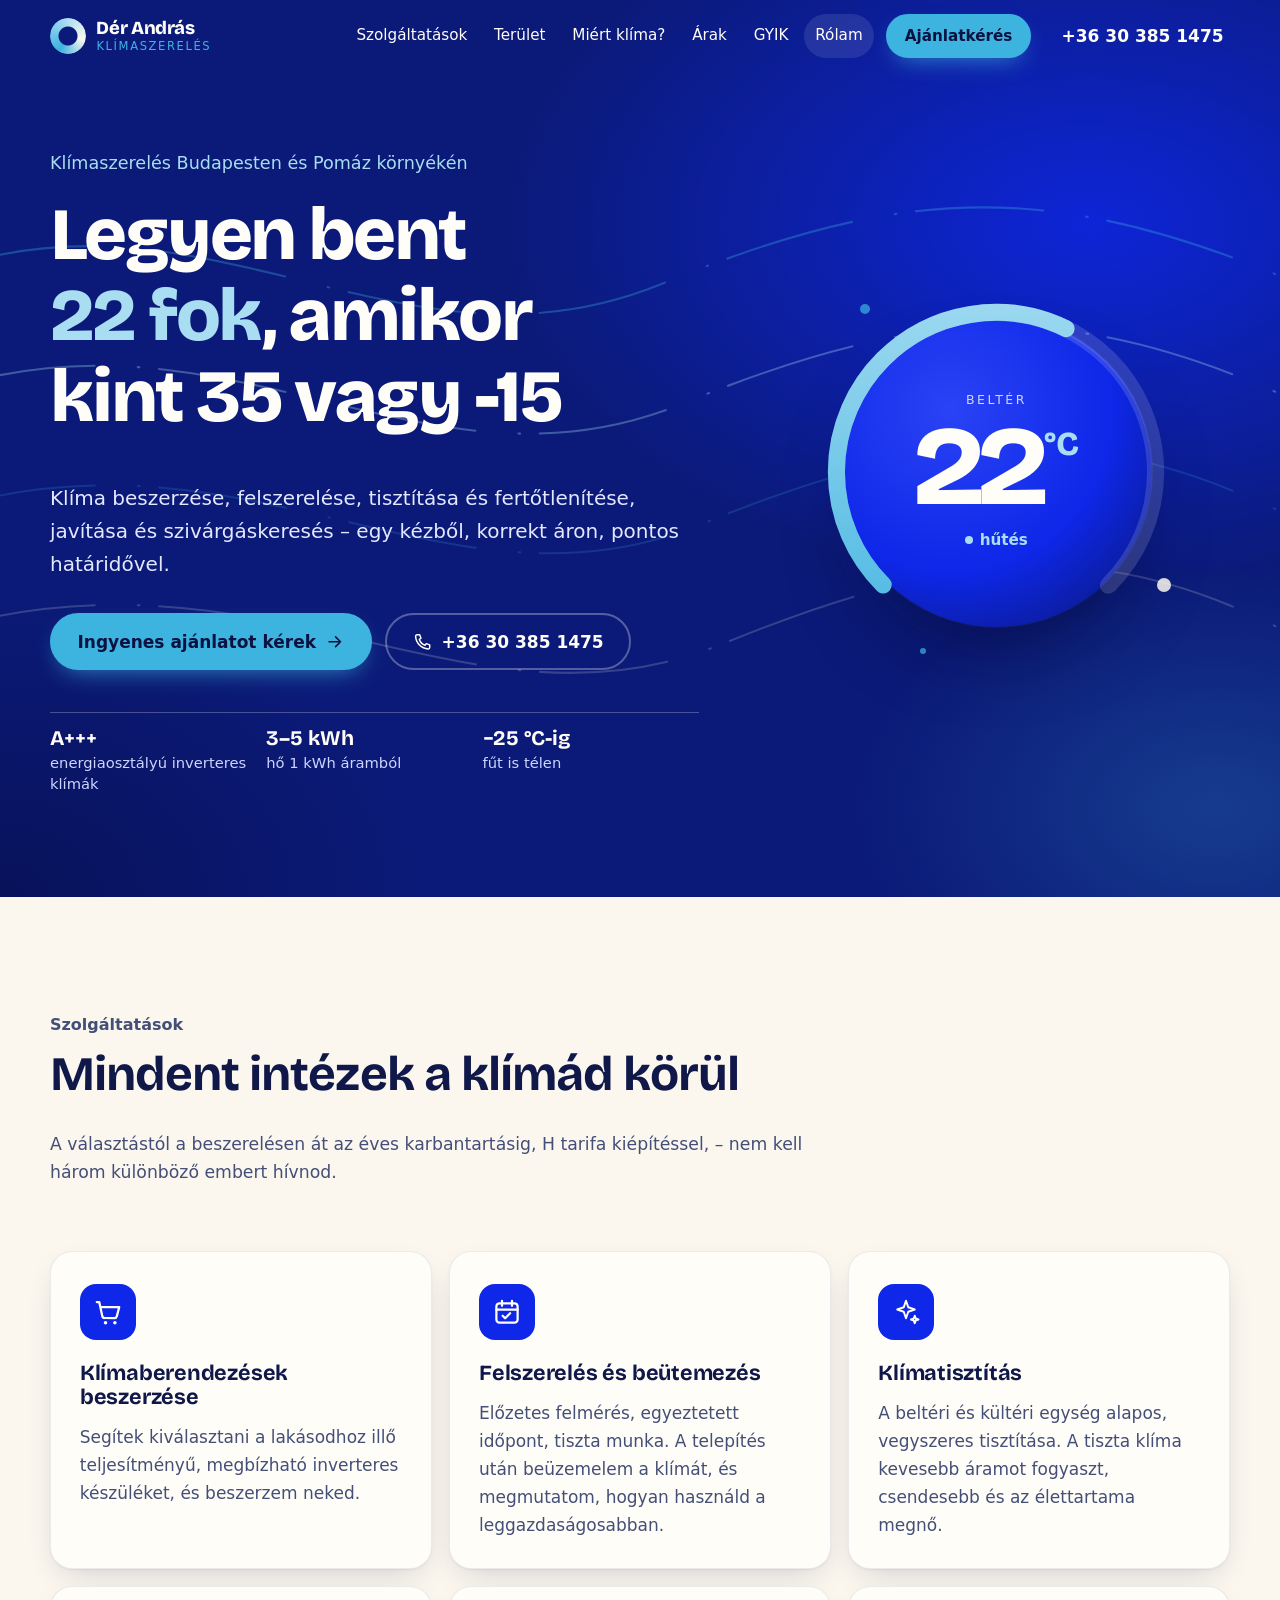
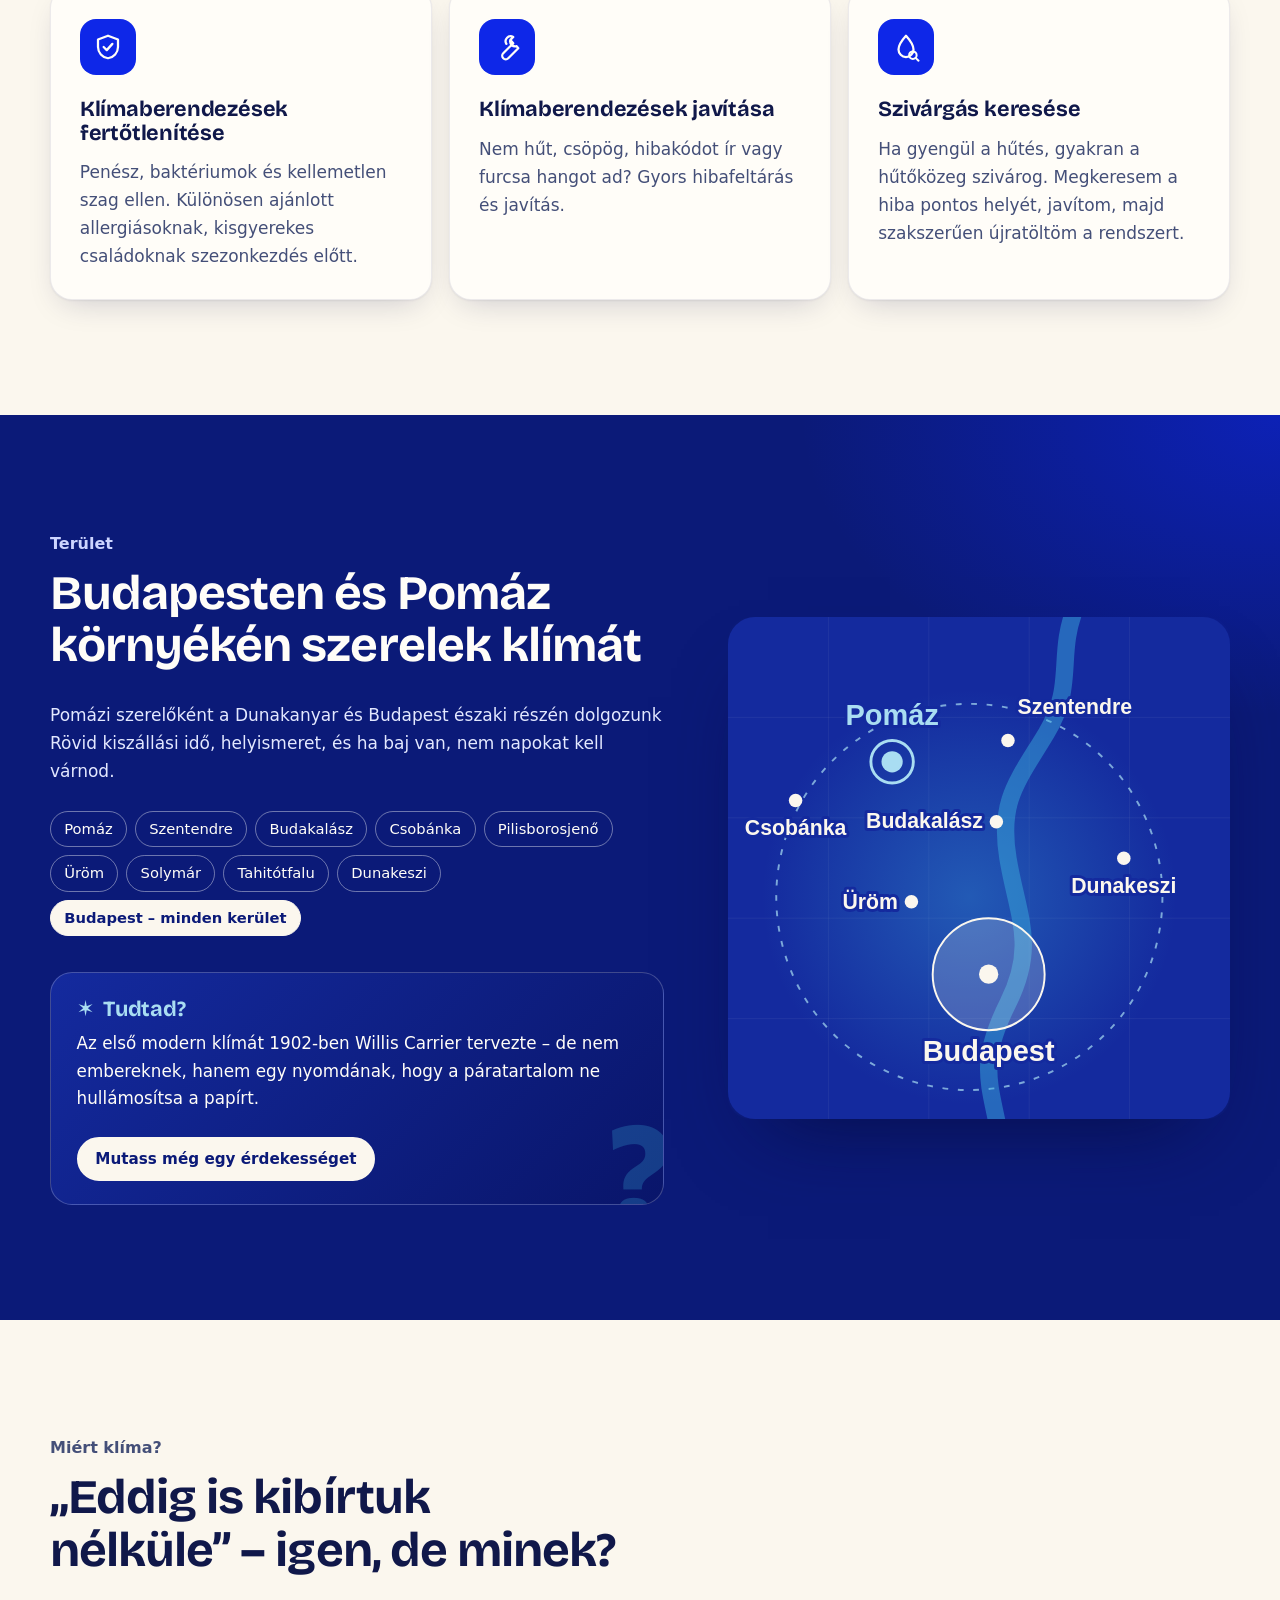
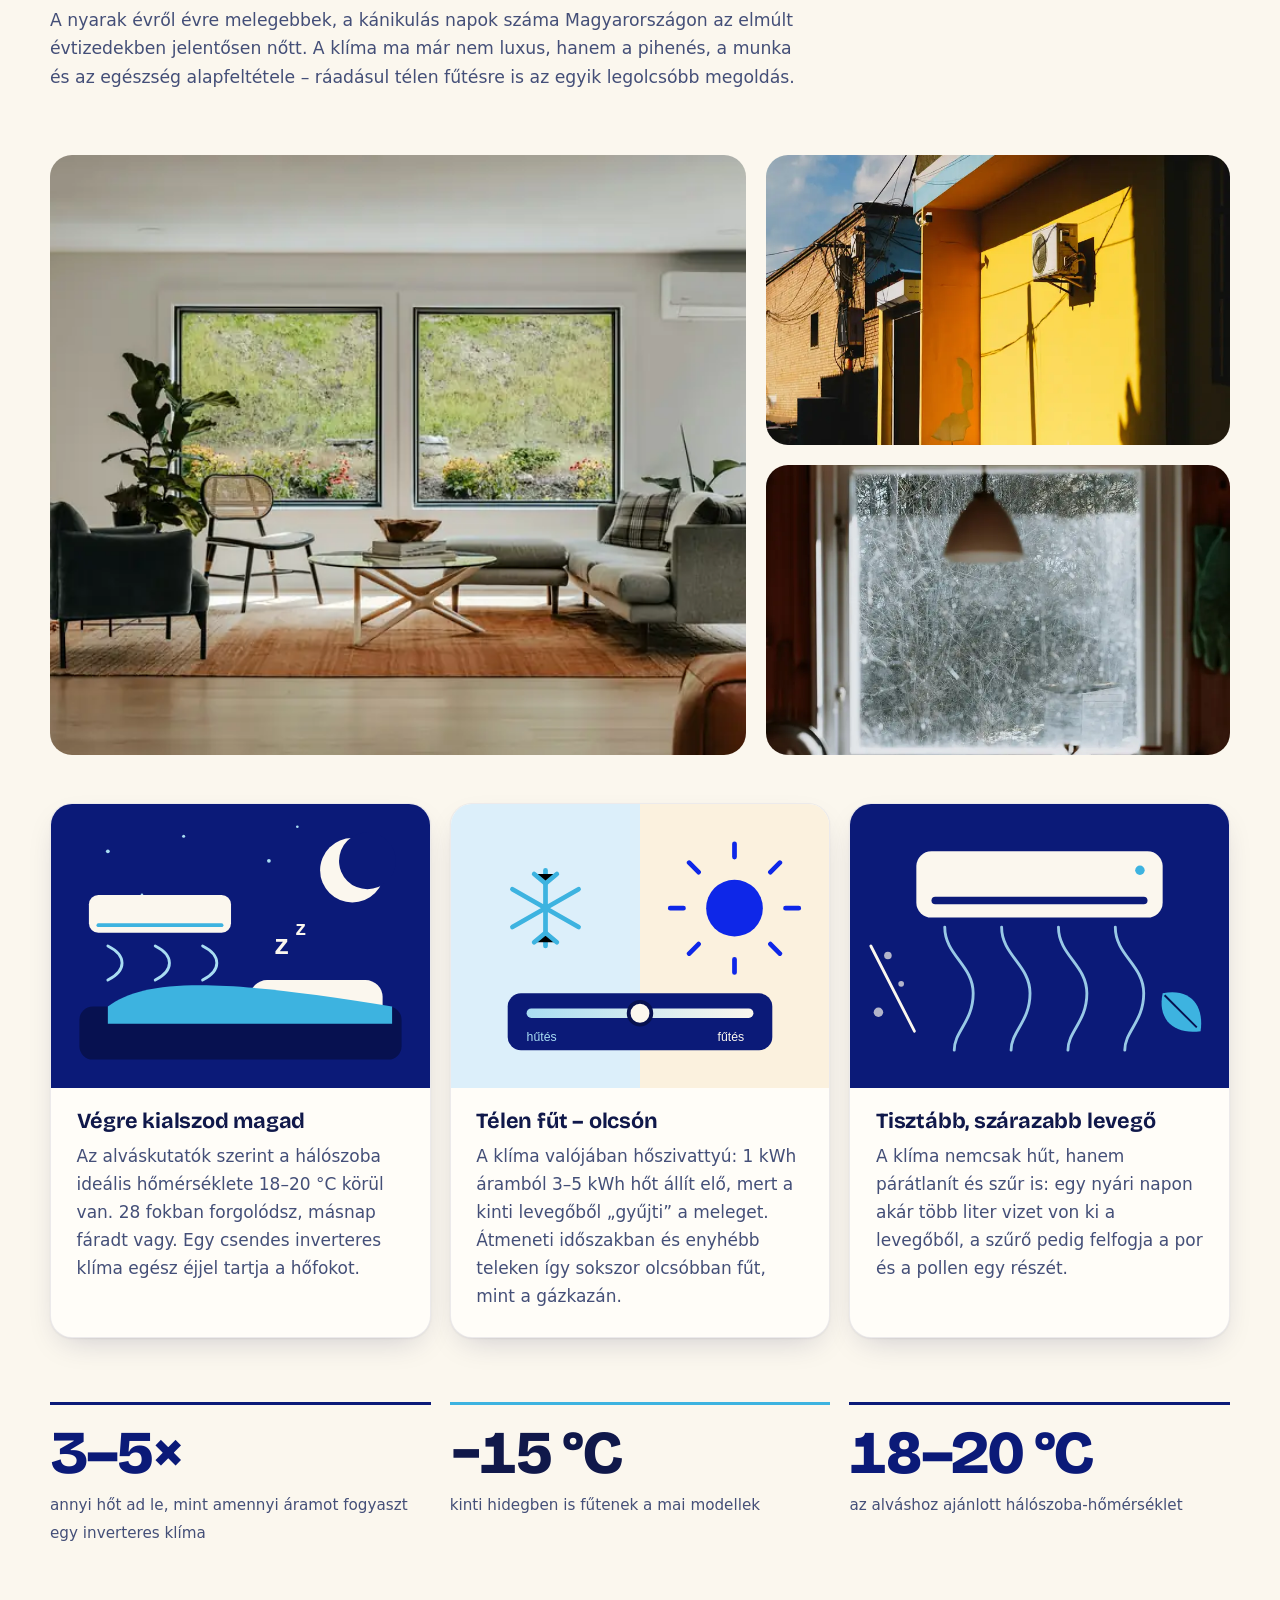
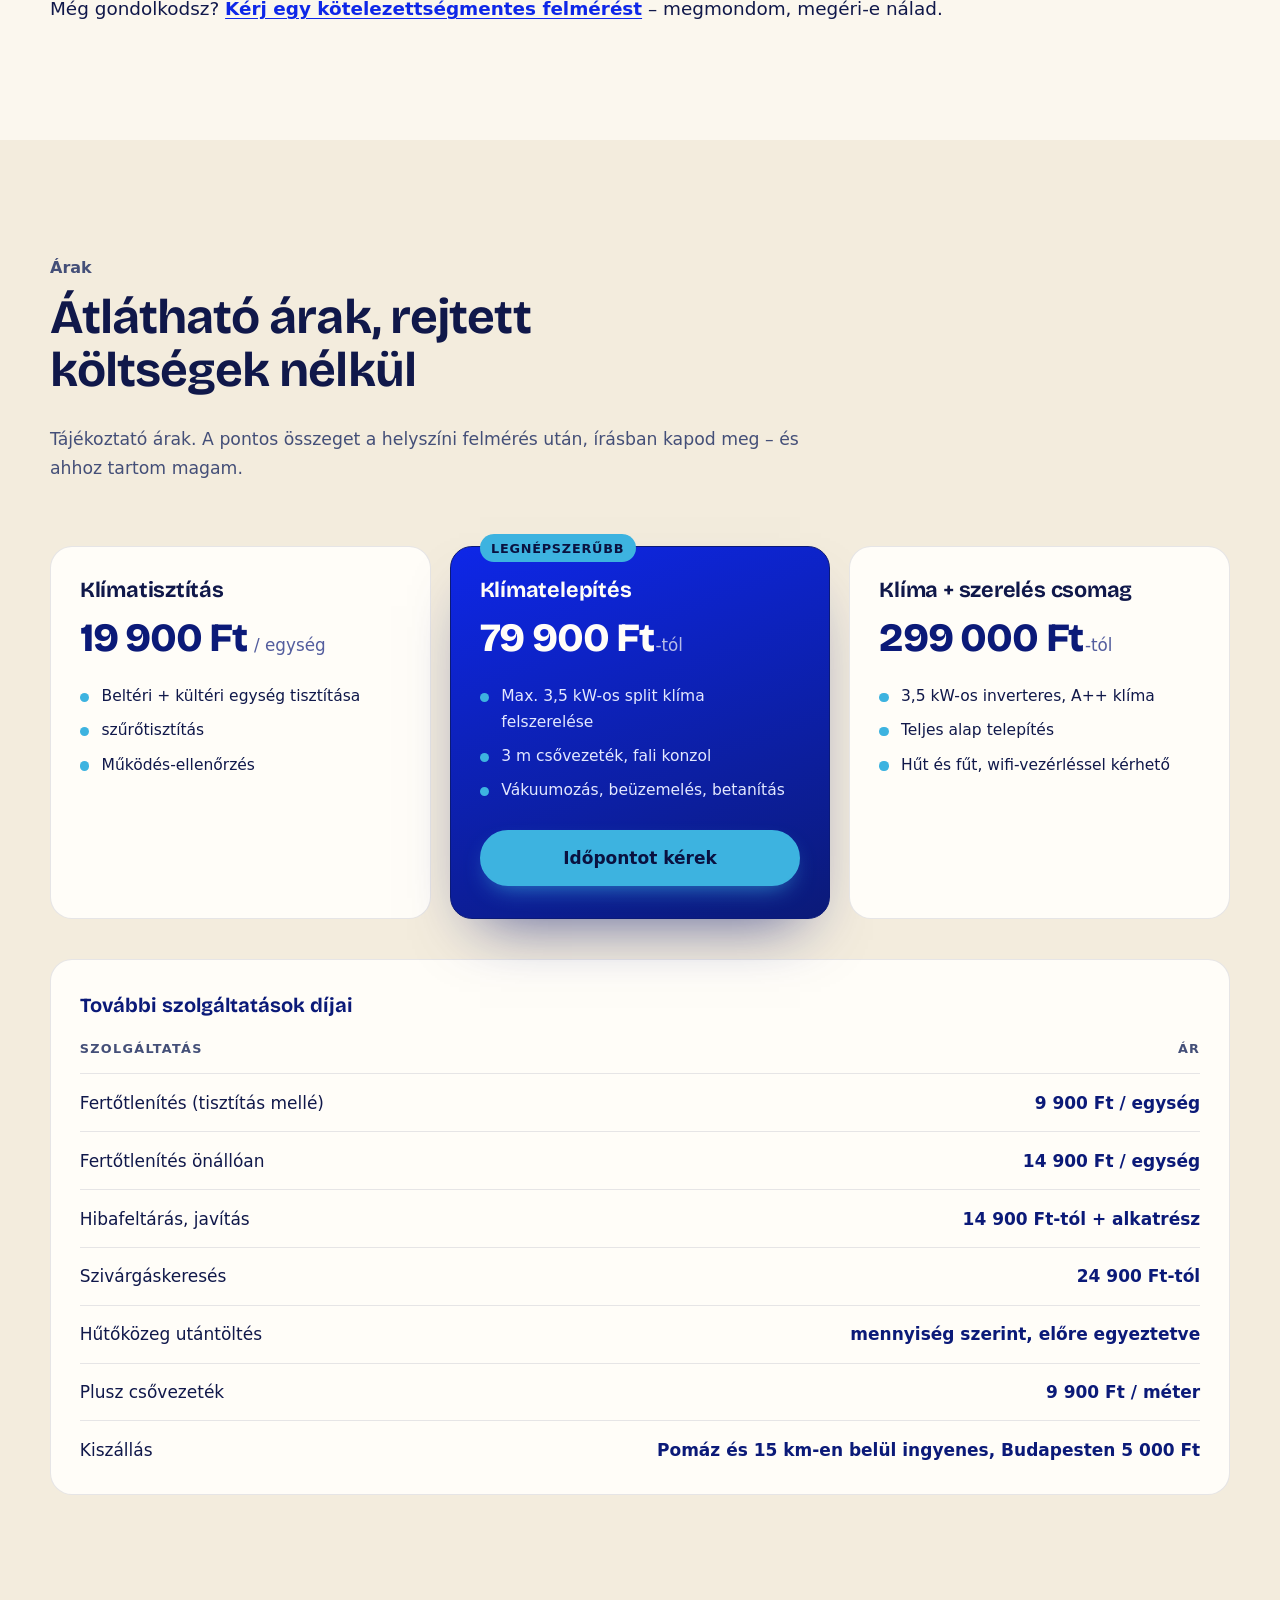
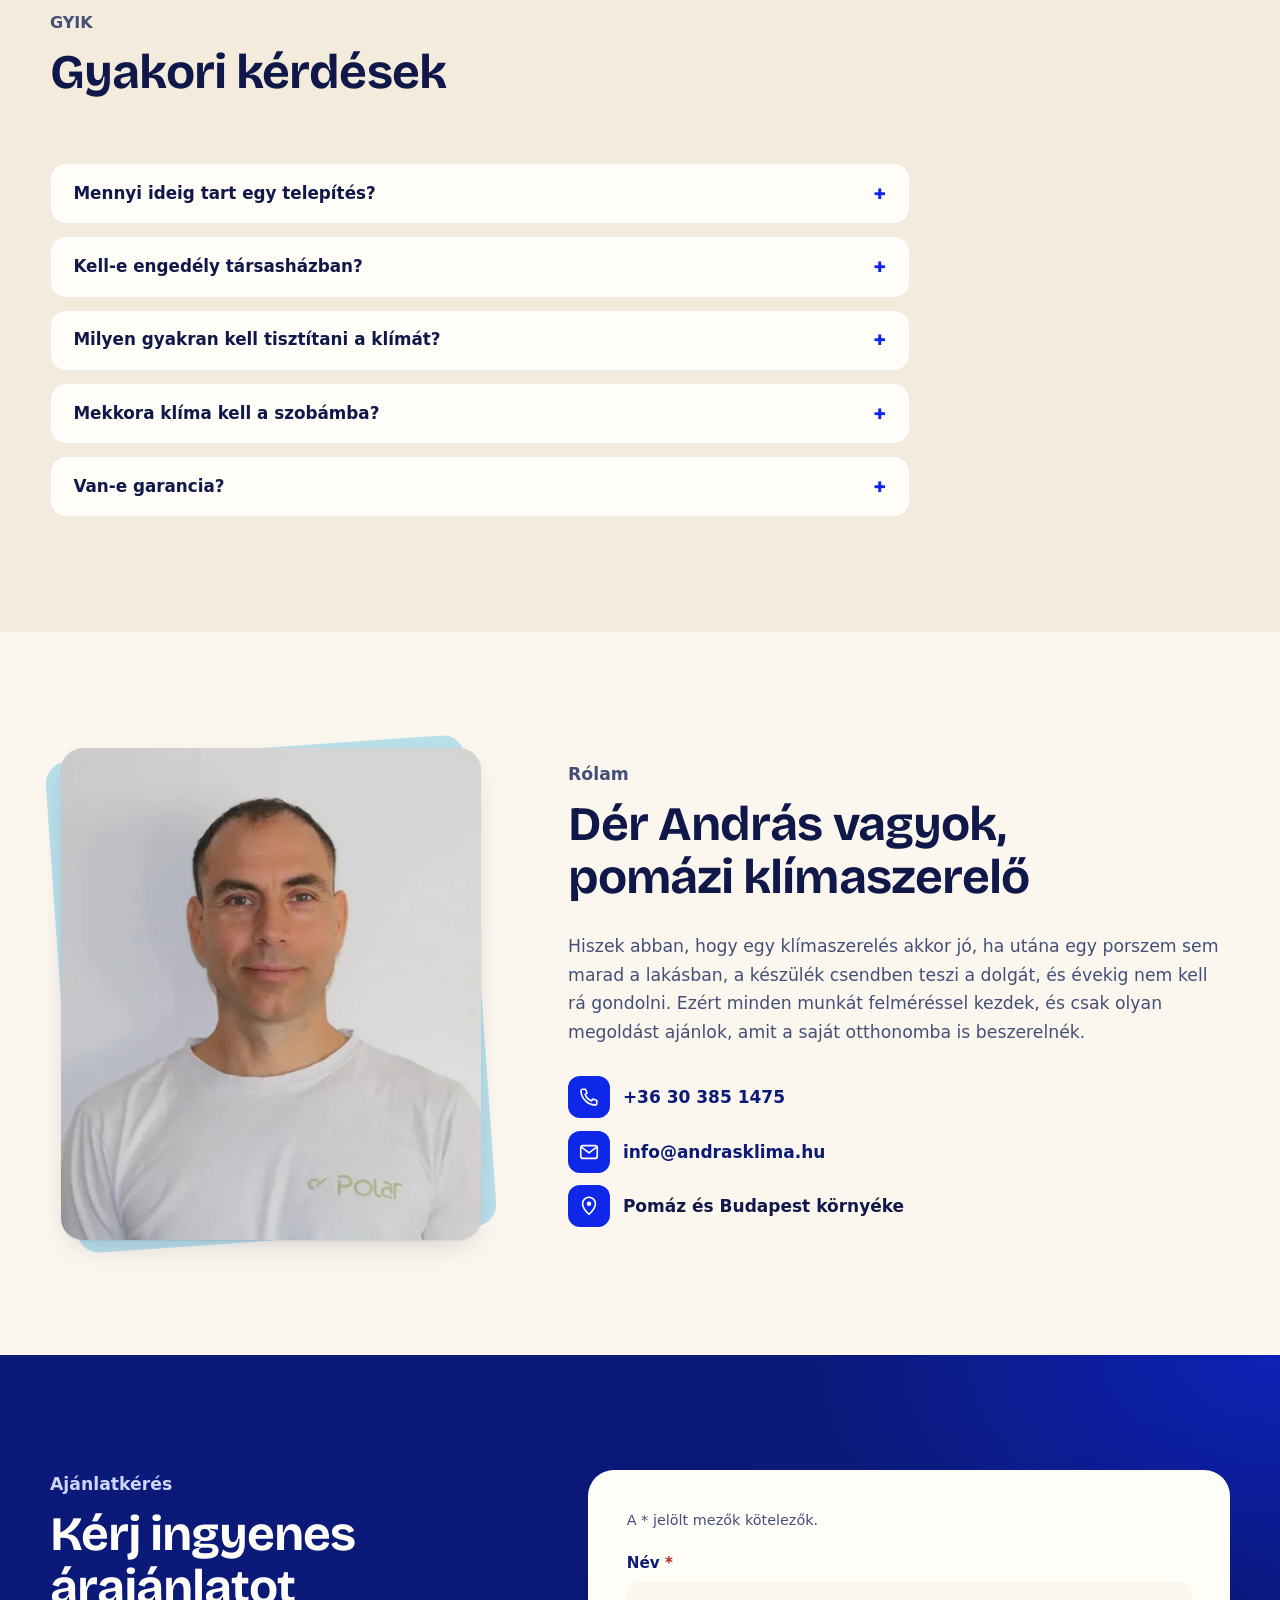
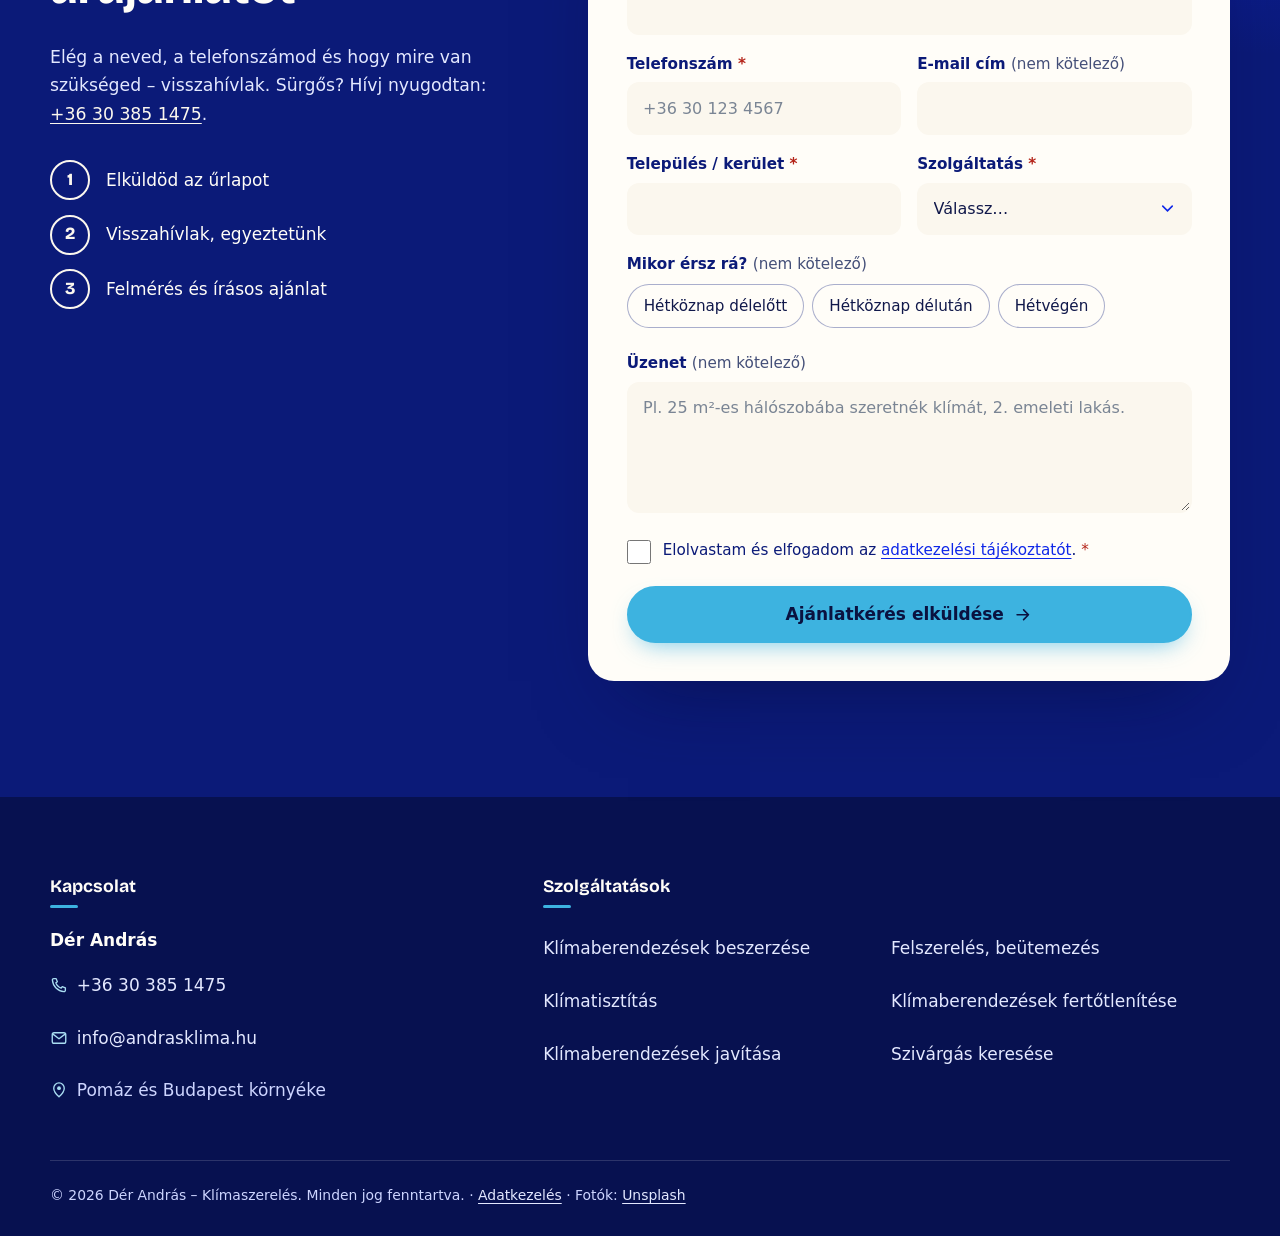
<file: index.html>
<!DOCTYPE html>
<html lang="hu">
<head>
  <meta charset="utf-8">
  <meta name="viewport" content="width=device-width, initial-scale=1">
  <title>Klímaszerelés Budapest és Pomáz környékén | Dér András klímaszerelő</title>
  <meta name="description" content="Klíma beszerzése, szerelése, tisztítása, fertőtlenítése, javítása és szivárgáskeresés Budapesten és Pomáz környékén. Kérj ingyenes árajánlatot Dér Andrástól!">
  <meta name="author" content="Dér András">
  <meta name="theme-color" content="#0B1A78">
  <!-- SEO: az andrasklima.hu domain még nincs megvéve; amíg nincs, a canonical/og/JSON-LD címek nem élnek (lásd README). -->
  <link rel="canonical" href="https://andrasklima.hu/">
  <meta property="og:type" content="website">
  <meta property="og:locale" content="hu_HU">
  <meta property="og:title" content="Klímaszerelés Budapest és Pomáz környékén – Dér András">
  <meta property="og:description" content="Beszerzés, szerelés, tisztítás, fertőtlenítés, javítás és szivárgáskeresés egy kézből.">
  <meta property="og:url" content="https://andrasklima.hu/">
  <meta property="og:image" content="https://andrasklima.hu/assets/img/social/og-image.jpg">
  <link rel="icon" href="favicon.svg" type="image/svg+xml">
  <link rel="preload" href="assets/fonts/bricolage-latin.woff2" as="font" type="font/woff2" crossorigin>
  <link rel="preload" href="assets/fonts/bricolage-latin-ext.woff2" as="font" type="font/woff2" crossorigin>
  <link rel="stylesheet" href="assets/css/style.css">
  <script>document.documentElement.classList.add('js')</script>
  <script type="application/ld+json">
  {
    "@context": "https://schema.org",
    "@type": "HVACBusiness",
    "@id": "https://andrasklima.hu/#vallalkozas",
    "name": "Dér András – Klímaszerelés",
    "url": "https://andrasklima.hu/",
    "telephone": "+36303851475",
    "email": "info@andrasklima.hu",
    "image": "https://andrasklima.hu/assets/img/social/og-image.jpg",
    "priceRange": "$$",
    "address": {
      "@type": "PostalAddress",
      "addressLocality": "Pomáz",
      "postalCode": "2013",
      "addressCountry": "HU",
      "streetAddress": "[ANDRÁS: utca, házszám – vagy töröld, ha nem akarod kiírni]"
    },
    "openingHours": "[ANDRÁS: nyitvatartás, pl. Mo-Fr 08:00-17:00]",
    "areaServed": [
      "Budapest",
      "Pomáz",
      "Szentendre",
      "Budakalász",
      "Csobánka",
      "Üröm",
      "Solymár",
      "Pilisborosjenő",
      "Tahitótfalu",
      "Dunakeszi"
    ],
    "founder": {
      "@type": "Person",
      "name": "Dér András"
    },
    "hasOfferCatalog": {
      "@type": "OfferCatalog",
      "name": "Klímás szolgáltatások",
      "itemListElement": [
        {
          "@type": "Offer",
          "itemOffered": {
            "@type": "Service",
            "name": "Klímaberendezések beszerzése",
            "url": "https://andrasklima.hu/#beszerzes"
          }
        },
        {
          "@type": "Offer",
          "itemOffered": {
            "@type": "Service",
            "name": "Klíma felszerelése, beütemezése",
            "url": "https://andrasklima.hu/#felszereles"
          }
        },
        {
          "@type": "Offer",
          "itemOffered": {
            "@type": "Service",
            "name": "Klímatisztítás",
            "url": "https://andrasklima.hu/#tisztitas"
          }
        },
        {
          "@type": "Offer",
          "itemOffered": {
            "@type": "Service",
            "name": "Klímaberendezések fertőtlenítése",
            "url": "https://andrasklima.hu/#fertotlenites"
          }
        },
        {
          "@type": "Offer",
          "itemOffered": {
            "@type": "Service",
            "name": "Klímaberendezések javítása",
            "url": "https://andrasklima.hu/#javitas"
          }
        },
        {
          "@type": "Offer",
          "itemOffered": {
            "@type": "Service",
            "name": "Szivárgás keresése",
            "url": "https://andrasklima.hu/#szivargas"
          }
        }
      ]
    }
  }
  </script>
  <script type="application/ld+json">
  {
    "@context": "https://schema.org",
    "@type": "FAQPage",
    "mainEntity": [
      {
        "@type": "Question",
        "name": "Mennyi ideig tart egy telepítés?",
        "acceptedAnswer": {
          "@type": "Answer",
          "text": "Egy átlagos split klíma beszerelése [ANDRÁS: kb. hány óra / hány nap egy átlagos szerelés?]. A pontos időt a felméréskor megmondom, és előre egyeztetjük az időpontot."
        }
      },
      {
        "@type": "Question",
        "name": "Kell-e engedély társasházban?",
        "acceptedAnswer": {
          "@type": "Answer",
          "text": "Társasházban a kültéri egység a közös homlokzatra kerül, ezért általában kell hozzá a társasház (a közös képviselő) hozzájárulása, és egyes településeken, kerületekben a helyi településképi rendelet is előírhat bejelentést. Érdemes ezzel kezdeni. [ANDRÁS: segítesz az engedélyeztetésben, vagy csak tanácsot adsz?]"
        }
      },
      {
        "@type": "Question",
        "name": "Milyen gyakran kell tisztítani a klímát?",
        "acceptedAnswer": {
          "@type": "Answer",
          "text": "Legalább évente egyszer, lehetőleg a nyári szezon előtt. Ha sokat megy a klíma, háziállat van a lakásban, vagy allergiás valaki, évente kétszer is megéri. [ANDRÁS: ezt ajánlod te is?]"
        }
      },
      {
        "@type": "Question",
        "name": "Mekkora klíma kell a szobámba?",
        "acceptedAnswer": {
          "@type": "Answer",
          "text": "Durva ökölszabályként egy kb. 25 m²-es szobához 2,5 kW, egy kb. 35 m²-eshez 3,5 kW körüli klíma való. A tájolás, a szigetelés, az ablakok és a belmagasság viszont sokat számít, ezért a felméréskor kiszámolom, mekkora kell nálad."
        }
      },
      {
        "@type": "Question",
        "name": "Van-e garancia?",
        "acceptedAnswer": {
          "@type": "Answer",
          "text": "A készülékre a gyártói garancia vonatkozik, a szerelésre pedig én vállalok garanciát. [ANDRÁS: hány év a gyártói garancia a szerelt márkákra, és hány év a te szerelési garanciád? Milyen márkákkal dolgozol?]"
        }
      }
    ]
  }
  </script>
</head>
<body>
  <a class="skip-link" href="#tartalom">Ugrás a tartalomra</a>

  <!-- Ikonkészlet (díszítő, a felolvasók figyelmen kívül hagyják) -->
  <svg width="0" height="0" class="sr-only" aria-hidden="true" focusable="false">
    <symbol id="i-cart" viewBox="0 0 24 24"><path d="M3 4h2l2.4 11.2a2 2 0 0 0 2 1.6h7.7a2 2 0 0 0 2-1.5L21 8H6.2" fill="none" stroke="currentColor" stroke-width="1.8" stroke-linecap="round" stroke-linejoin="round"/><circle cx="10" cy="20.5" r="1.4" fill="currentColor"/><circle cx="17.5" cy="20.5" r="1.4" fill="currentColor"/></symbol>
    <symbol id="i-sparkle" viewBox="0 0 24 24"><path d="M12 3l1.8 5.2L19 10l-5.2 1.8L12 17l-1.8-5.2L5 10l5.2-1.8zM19 15l.8 2.2L22 18l-2.2.8L19 21l-.8-2.2L16 18l2.2-.8z" fill="none" stroke="currentColor" stroke-width="1.6" stroke-linejoin="round"/></symbol>
    <symbol id="i-wrench" viewBox="0 0 24 24"><path d="M14.7 6.3a4 4 0 0 0 5 5L21 13l-8 8a2.8 2.8 0 0 1-4-4l8-8zM14.7 6.3L17 4a4 4 0 0 0-5.5 5.5" fill="none" stroke="currentColor" stroke-width="1.8" stroke-linecap="round" stroke-linejoin="round"/></symbol>
    <symbol id="i-drop" viewBox="0 0 24 24"><path d="M12 3s6 6.6 6 11a6 6 0 0 1-12 0c0-4.4 6-11 6-11z" fill="none" stroke="currentColor" stroke-width="1.8" stroke-linejoin="round"/><circle cx="17.5" cy="18.5" r="3" fill="none" stroke="currentColor" stroke-width="1.6"/><path d="M19.7 20.7L22 23" stroke="currentColor" stroke-width="1.6" stroke-linecap="round"/></symbol>
    <symbol id="i-shield" viewBox="0 0 24 24"><path d="M12 3l8 3v6c0 4.5-3.4 8.3-8 9-4.6-.7-8-4.5-8-9V6z" fill="none" stroke="currentColor" stroke-width="1.8" stroke-linejoin="round"/><path d="M8.5 12l2.5 2.5 4.5-5" fill="none" stroke="currentColor" stroke-width="1.8" stroke-linecap="round" stroke-linejoin="round"/></symbol>
    <symbol id="i-calendar" viewBox="0 0 24 24"><rect x="3.5" y="5" width="17" height="15.5" rx="2.5" fill="none" stroke="currentColor" stroke-width="1.8"/><path d="M3.5 10h17M8 3v4M16 3v4" stroke="currentColor" stroke-width="1.8" stroke-linecap="round"/><path d="M8.5 15l2 2 4-4" fill="none" stroke="currentColor" stroke-width="1.8" stroke-linecap="round" stroke-linejoin="round"/></symbol>
    <symbol id="i-phone" viewBox="0 0 24 24"><path d="M5 3.5h3.2l1.6 4.2-2 1.4a11 11 0 0 0 7.1 7.1l1.4-2 4.2 1.6V19a1.8 1.8 0 0 1-1.9 1.8A16.5 16.5 0 0 1 3.2 5.4 1.8 1.8 0 0 1 5 3.5z" fill="none" stroke="currentColor" stroke-width="1.8" stroke-linejoin="round"/></symbol>
    <symbol id="i-mail" viewBox="0 0 24 24"><rect x="3" y="5" width="18" height="14" rx="2.5" fill="none" stroke="currentColor" stroke-width="1.8"/><path d="M3.5 6.5l8.5 6.5 8.5-6.5" fill="none" stroke="currentColor" stroke-width="1.8" stroke-linejoin="round"/></symbol>
    <symbol id="i-fb" viewBox="0 0 24 24"><path d="M14 8.5V7c0-.8.5-1.2 1.2-1.2H17V2.5h-2.6C11.6 2.5 10.6 4.4 10.6 7v1.5H8V12h2.6v9.5H14V12h2.6l.5-3.5z" fill="currentColor"/></symbol>
    <symbol id="i-arrow" viewBox="0 0 24 24"><path d="M5 12h14M13 6l6 6-6 6" fill="none" stroke="currentColor" stroke-width="2" stroke-linecap="round" stroke-linejoin="round"/></symbol>
    <symbol id="i-pin" viewBox="0 0 24 24"><path d="M12 21s-7-6.2-7-11.5a7 7 0 0 1 14 0C19 14.8 12 21 12 21z" fill="none" stroke="currentColor" stroke-width="1.8"/><circle cx="12" cy="9.5" r="2.5" fill="currentColor"/></symbol>
  </svg>

  <header class="site-header" id="fejlec">
    <div class="wrap header-inner">
      <a class="logo" href="#tartalom" aria-label="Dér András Klímaszerelés – vissza az oldal tetejére">
        <span class="logo-mark" aria-hidden="true"></span>
        <span class="logo-text">Dér András<small>klímaszerelés</small></span>
      </a>

      <nav class="main-nav" id="fomenu" aria-label="Főmenü">
        <ul>
          <li><a href="#szolgaltatasok">Szolgáltatások</a></li>
          <li><a href="#terulet">Terület</a></li>
          <li><a href="#miert-klima">Miért klíma?</a></li>
          <li><a href="#arak">Árak</a></li>
          <li><a href="#gyik">GYIK</a></li>
          <li><a href="#rolam">Rólam</a></li>
          <li class="nav-cta-li"><a class="btn btn-small" href="#ajanlatkeres">Ajánlatkérés</a></li>
        </ul>
      </nav>

      <div class="header-tools">
        <a class="header-phone" href="tel:+36303851475">+36 30 385 1475</a>
        <a class="icon-btn phone-btn" href="tel:+36303851475" aria-label="Hívás: +36 30 385 1475">
          <svg aria-hidden="true" focusable="false"><use href="#i-phone"/></svg>
        </a>
        <button class="menu-toggle" type="button" aria-expanded="false" aria-controls="fomenu" aria-label="Menü megnyitása">
          <span aria-hidden="true"></span>
        </button>
      </div>
    </div>
  </header>

  <main id="tartalom" tabindex="-1">

    <!-- HERO -->
    <section class="hero" aria-labelledby="hero-cim">
      <div class="hero-air" aria-hidden="true">
        <svg viewBox="0 0 1200 600" preserveAspectRatio="none">
          <path d="M-50 180 C 200 120, 380 260, 620 190 S 1000 120, 1250 200"/>
          <path d="M-50 260 C 220 200, 400 340, 640 270 S 1020 200, 1250 280"/>
          <path d="M-50 340 C 240 280, 420 420, 660 350 S 1040 280, 1250 360"/>
          <path d="M-50 420 C 260 360, 440 500, 680 430 S 1060 360, 1250 440"/>
        </svg>
      </div>
      <div class="wrap hero-grid">
        <div class="hero-copy">
          <p class="hero-sub">Klímaszerelés Budapesten és Pomáz környékén</p>
          <h1 id="hero-cim">Legyen bent <em>22&nbsp;fok</em>, amikor kint 35 vagy -15</h1>
          <p class="lead">Klíma beszerzése, felszerelése, tisztítása és fertőtlenítése, javítása és szivárgáskeresés – egy kézből, korrekt áron, pontos határidővel.</p>
          <div class="hero-actions">
            <a class="btn" href="#ajanlatkeres">Ingyenes ajánlatot kérek <svg aria-hidden="true" focusable="false"><use href="#i-arrow"/></svg></a>
            <a class="btn btn-ghost" href="tel:+36303851475"><svg aria-hidden="true" focusable="false"><use href="#i-phone"/></svg> +36 30 385 1475</a>
          </div>
          <ul class="hero-facts" role="list">
            <li><strong>A+++</strong> <span>energiaosztályú inverteres klímák</span></li>
            <li><strong>3–5 kWh</strong> <span>hő 1 kWh áramból</span></li>
            <li><strong>−25 °C-ig</strong> <span>fűt is télen</span></li>
          </ul>
        </div>

        <div class="dial-wrap" aria-hidden="true">
          <div class="dial">
            <svg class="dial-ring" viewBox="0 0 200 200">
              <defs>
                <linearGradient id="dialg" x1="0" y1="1" x2="1" y2="0">
                  <stop offset="0" stop-color="#A9DDF2"/><stop offset="1" stop-color="#3DB3E0"/>
                </linearGradient>
              </defs>
              <circle cx="100" cy="100" r="84" class="dial-track"/>
              <circle cx="100" cy="100" r="84" class="dial-heat"/>
              <circle cx="100" cy="100" r="84" class="dial-cool" stroke="url(#dialg)"/>
            </svg>
            <div class="dial-face">
              <span class="dial-label">beltér</span>
              <span class="dial-temp"><span id="dial-num">35</span><sup>°C</sup></span>
              <span class="dial-mode"><span class="dot"></span> hűtés</span>
            </div>
            <span class="flake f1"></span><span class="flake f2"></span><span class="flake f3"></span>
          </div>
        </div>
      </div>
    </section>

    <!-- SZOLGÁLTATÁSOK -->
    <section class="section" id="szolgaltatasok" aria-labelledby="szolg-cim">
      <div class="wrap">
        <header class="section-head reveal">
          <p class="kicker">Szolgáltatások</p>
          <h2 id="szolg-cim">Mindent intézek a klímád körül</h2>
          <p>A választástól a beszerelésen át az éves karbantartásig, H tarifa kiépítéssel, – nem kell három különböző embert hívnod.</p>
        </header>

        <ul class="service-grid" role="list">
          <li class="service-card reveal" id="beszerzes">
            <svg class="service-icon" aria-hidden="true" focusable="false"><use href="#i-cart"/></svg>
            <h3>Klímaberendezések beszerzése</h3>
            <p><span class="svc-short">Segítek kiválasztani és beszerzem a lakásodhoz illő klímát.</span><span class="svc-long">Segítek kiválasztani a lakásodhoz illő teljesítményű, megbízható inverteres készüléket, és beszerzem neked.</span></p>
          </li>
          <li class="service-card reveal" id="felszereles">
            <svg class="service-icon" aria-hidden="true" focusable="false"><use href="#i-calendar"/></svg>
            <h3>Felszerelés és beütemezés</h3>
            <p><span class="svc-short">Felmérés, egyeztetett időpont, beüzemelés és betanítás.</span><span class="svc-long">Előzetes felmérés, egyeztetett időpont, tiszta munka. A telepítés után beüzemelem a klímát, és megmutatom, hogyan használd a leggazdaságosabban.</span></p>
          </li>
          <li class="service-card reveal" id="tisztitas">
            <svg class="service-icon" aria-hidden="true" focusable="false"><use href="#i-sparkle"/></svg>
            <h3>Klímatisztítás</h3>
            <p><span class="svc-short">Kevesebb áram, csendesebb működés, hosszabb élettartam.</span><span class="svc-long">A beltéri és kültéri egység alapos, vegyszeres tisztítása. A tiszta klíma kevesebb áramot fogyaszt, csendesebb és az élettartama megnő.</span></p>
          </li>
          <li class="service-card reveal" id="fertotlenites">
            <svg class="service-icon" aria-hidden="true" focusable="false"><use href="#i-shield"/></svg>
            <h3>Klímaberendezések fertőtlenítése</h3>
            <p><span class="svc-short">Penész, baktériumok és kellemetlen szag ellen.</span><span class="svc-long">Penész, baktériumok és kellemetlen szag ellen. Különösen ajánlott allergiásoknak, kisgyerekes családoknak szezonkezdés előtt.</span></p>
          </li>
          <li class="service-card reveal" id="javitas">
            <svg class="service-icon" aria-hidden="true" focusable="false"><use href="#i-wrench"/></svg>
            <h3>Klímaberendezések javítása</h3>
            <p><span class="svc-short">Nem hűt, csöpög, hibakódot ír? Megkeresem a hibát és javítom.</span><span class="svc-long">Nem hűt, csöpög, hibakódot ír vagy furcsa hangot ad? Gyors hibafeltárás és javítás.</span></p>
          </li>
          <li class="service-card reveal" id="szivargas">
            <svg class="service-icon" aria-hidden="true" focusable="false"><use href="#i-drop"/></svg>
            <h3>Szivárgás keresése</h3>
            <p><span class="svc-short">Megtalálom a szivárgást, javítom, majd újratöltöm a rendszert.</span><span class="svc-long">Ha gyengül a hűtés, gyakran a hűtőközeg szivárog. Megkeresem a hiba pontos helyét, javítom, majd szakszerűen újratöltöm a rendszert.</span></p>
          </li>
        </ul>
      </div>
    </section>

    <!-- TERÜLET + ÉRDEKESSÉG -->
    <section class="section section-dark" id="terulet" aria-labelledby="terulet-cim">
      <div class="wrap area-grid">
        <div class="area-copy reveal">
          <p class="kicker">Terület</p>
          <h2 id="terulet-cim">Budapesten és Pomáz környékén szerelek klímát</h2>
          <p>Pomázi szerelőként a Dunakanyar és Budapest északi részén dolgozunk Rövid kiszállási idő, helyismeret, és ha baj van, nem napokat kell várnod.</p>
          <ul class="town-list" aria-label="Kiemelt települések">
            <li>Pomáz</li><li>Szentendre</li><li>Budakalász</li><li>Csobánka</li><li>Pilisborosjenő</li><li>Üröm</li><li>Solymár</li><li>Tahitótfalu</li><li>Dunakeszi</li><li>Budapest – minden kerület</li>
          </ul>

          <div class="funfact">
            <h3 id="funfact-cim"><span aria-hidden="true">✶</span> Tudtad?</h3>
            <p id="funfact-text" aria-live="polite">Az első modern klímát 1902-ben Willis Carrier tervezte – de nem embereknek, hanem egy nyomdának, hogy a páratartalom ne hullámosítsa a papírt.</p>
            <button class="btn btn-small btn-ice" type="button" id="funfact-btn">Mutass még egy érdekességet</button>
          </div>
        </div>
        <figure class="area-map reveal">
          <img src="assets/img/terulet/terkep.svg" width="520" height="520" loading="lazy" decoding="async"
               alt="Vázlatos térkép a kiszállási körzetről: Pomáz, Szentendre, Budakalász, Csobánka, Üröm, Dunakeszi és Budapest.">
        </figure>
      </div>
    </section>

    <!-- MIÉRT KLÍMA -->
    <section class="section" id="miert-klima" aria-labelledby="miert-cim">
      <div class="wrap">
        <header class="section-head reveal">
          <p class="kicker">Miért klíma?</p>
          <h2 id="miert-cim">„Eddig is kibírtuk nélküle” – igen, de minek?</h2>
          <p>A nyarak évről évre melegebbek, a kánikulás napok száma Magyarországon az elmúlt évtizedekben jelentősen nőtt. A klíma ma már nem luxus, hanem a pihenés, a munka és az egészség alapfeltétele – ráadásul télen fűtésre is az egyik legolcsóbb megoldás.</p>
        </header>

        <!-- Hangulatképek (Unsplash, lásd LICENSES.md). Nem András munkái. -->
        <div class="photo-band reveal">
          <figure class="photo photo-main">
            <img src="assets/img/fotok/nappali-800.webp"
                 srcset="assets/img/fotok/nappali-800.webp 800w, assets/img/fotok/nappali-1600.webp 1600w"
                 sizes="(max-width: 860px) 100vw, 680px" width="1600" height="1066" loading="lazy" decoding="async"
                 alt="Világos nappali kanapéval és nagy ablakokkal, a fal tetején fehér beltéri klímaegységgel.">
          </figure>
          <figure class="photo photo-side">
            <img src="assets/img/fotok/nyar-800.webp"
                 srcset="assets/img/fotok/nyar-800.webp 800w, assets/img/fotok/nyar-1600.webp 1600w"
                 sizes="(max-width: 860px) 100vw, 440px" width="1600" height="1280" loading="lazy" decoding="async"
                 alt="Tűző napon álló sárga házfal, rajta egy kültéri klímaegység erős árnyékkal.">
          </figure>
          <figure class="photo photo-side">
            <img src="assets/img/fotok/tel-800.webp"
                 srcset="assets/img/fotok/tel-800.webp 800w, assets/img/fotok/tel-1600.webp 1600w"
                 sizes="(max-width: 860px) 100vw, 440px" width="1600" height="1370" loading="lazy" decoding="async"
                 alt="Zúzmarás ablaküveg télen, mögötte havas fák, bent egy függőlámpa.">
          </figure>
        </div>

        <div class="why-grid">
          <article class="why-card reveal">
            <img src="assets/img/miert/alvas.svg" width="400" height="300" loading="lazy" decoding="async"
                 alt="Illusztráció: éjszakai hálószoba, a klíma hűvös levegőt fúj az alvó ember felé.">
            <h3>Végre kialszod magad</h3>
            <p>Az alváskutatók szerint a hálószoba ideális hőmérséklete 18–20 °C körül van. 28 fokban forgolódsz, másnap fáradt vagy. Egy csendes inverteres klíma egész éjjel tartja a hőfokot.</p>
          </article>
          <article class="why-card reveal">
            <img src="assets/img/miert/futes.svg" width="400" height="300" loading="lazy" decoding="async"
                 alt="Illusztráció: egy készülék két üzemmóddal – hópehely a hűtéshez, nap a fűtéshez.">
            <h3>Télen fűt – olcsón</h3>
            <p>A klíma valójában hőszivattyú: 1 kWh áramból 3–5 kWh hőt állít elő, mert a kinti levegőből „gyűjti” a meleget. Átmeneti időszakban és enyhébb teleken így sokszor olcsóbban fűt, mint a gázkazán.</p>
          </article>
          <article class="why-card reveal">
            <img src="assets/img/miert/levego.svg" width="400" height="300" loading="lazy" decoding="async"
                 alt="Illusztráció: a klíma szűrőjén átáramló tiszta levegő, a pollen kívül marad.">
            <h3>Tisztább, szárazabb levegő</h3>
            <p>A klíma nemcsak hűt, hanem párátlanít és szűr is: egy nyári napon akár több liter vizet von ki a levegőből, a szűrő pedig felfogja a por és a pollen egy részét.</p>
          </article>
        </div>

        <ul class="stat-row reveal" role="list">
          <li><span class="stat-num">3–5×</span><span class="stat-label">annyi hőt ad le, mint amennyi áramot fogyaszt egy inverteres klíma</span></li>
          <li><span class="stat-num" data-count="15" data-prefix="−" data-suffix=" °C">−15 °C</span><span class="stat-label">kinti hidegben is fűtenek a mai modellek</span></li>
          <li><span class="stat-num">18–20 °C</span><span class="stat-label">az alváshoz ajánlott hálószoba-hőmérséklet</span></li>
        </ul>
        <p class="why-cta reveal">Még gondolkodsz? <a href="#ajanlatkeres">Kérj egy kötelezettségmentes felmérést</a> – megmondom, megéri-e nálad.</p>
      </div>
    </section>

    <!-- ÁRAK -->
    <section class="section section-paper" id="arak" aria-labelledby="arak-cim">
      <div class="wrap">
        <header class="section-head reveal">
          <p class="kicker">Árak</p>
          <h2 id="arak-cim">Átlátható árak, rejtett költségek nélkül</h2>
          <p>Tájékoztató árak. A pontos összeget a helyszíni felmérés után, írásban kapod meg – és ahhoz tartom magam.</p>
        </header>


        <div class="price-grid">
          <article class="price-card reveal">
            <h3>Klímatisztítás</h3>
            <p class="price">19 900 Ft<span class="from"> / egység</span></p>
            <ul>
              <li>Beltéri + kültéri egység tisztítása</li>
              <li>szűrőtisztítás</li>
              <li>Működés-ellenőrzés</li>
            </ul>
          </article>
          <article class="price-card price-card-featured reveal">
            <p class="badge">Legnépszerűbb</p>
            <h3>Klímatelepítés</h3>
            <p class="price">79 900 Ft<span class="from">-tól</span></p>
            <ul>
              <li>Max. 3,5 kW-os split klíma felszerelése</li>
              <li>3 m csővezeték, fali konzol</li>
              <li>Vákuumozás, beüzemelés, betanítás</li>
            </ul>
            <a class="btn" href="#ajanlatkeres">Időpontot kérek</a>
          </article>
          <article class="price-card reveal">
            <h3>Klíma + szerelés csomag</h3>
            <p class="price">299 000 Ft<span class="from">-tól</span></p>
            <ul>
              <li>3,5 kW-os inverteres, A++ klíma</li>
              <li>Teljes alap telepítés</li>
              <li>Hűt és fűt, wifi-vezérléssel kérhető</li>
            </ul>
          </article>
        </div>

        <div class="table-wrap reveal">
          <table class="price-table">
            <caption>További szolgáltatások díjai</caption>
            <thead>
              <tr><th scope="col">Szolgáltatás</th><th scope="col">Ár</th></tr>
            </thead>
            <tbody>
              <tr><th scope="row">Fertőtlenítés (tisztítás mellé)</th><td>9 900 Ft / egység</td></tr>
              <tr><th scope="row">Fertőtlenítés önállóan</th><td>14 900 Ft / egység</td></tr>
              <tr><th scope="row">Hibafeltárás, javítás</th><td>14 900 Ft-tól + alkatrész</td></tr>
              <tr><th scope="row">Szivárgáskeresés</th><td>24 900 Ft-tól</td></tr>
              <tr><th scope="row">Hűtőközeg utántöltés</th><td>mennyiség szerint, előre egyeztetve</td></tr>
              <tr><th scope="row">Plusz csővezeték</th><td>9 900 Ft / méter</td></tr>
              <tr><th scope="row">Kiszállás</th><td>Pomáz és 15 km-en belül ingyenes, Budapesten 5 000 Ft</td></tr>
            </tbody>
          </table>
        </div>
      </div>
    </section>

    <!-- GYIK -->
    <section class="section section-paper section-tight" id="gyik" aria-labelledby="gyik-cim">
      <div class="wrap faq-wrap">
        <header class="section-head reveal">
          <p class="kicker">GYIK</p>
          <h2 id="gyik-cim">Gyakori kérdések</h2>
        </header>
        <div class="faq-list reveal">
          <details class="faq">
            <summary><h3>Mennyi ideig tart egy telepítés?</h3></summary>
            <p>Egy átlagos split klíma beszerelése fél napot vesz igénybe. A pontos időt a felméréskor megmondom, és előre egyeztetjük az időpontot.</p>
          </details>
          <details class="faq">
            <summary><h3>Kell-e engedély társasházban?</h3></summary>
            <p>Társasházban a kültéri egység a közös homlokzatra kerül, ezért általában kell hozzá a társasház (a közös képviselő) hozzájárulása, és egyes településeken, kerületekben a helyi településképi rendelet is előírhat bejelentést. Érdemes ezzel kezdeni. </p>
          </details>
          <details class="faq">
            <summary><h3>Milyen gyakran kell tisztítani a klímát?</h3></summary>
            <p>Legalább évente egyszer, lehetőleg a nyári szezon előtt, ha téli üzemben is használod és sokat megy a klíma, háziállat van a lakásban, vagy allergiás valaki, évente kétszer is szükséges.</p>
          </details>
          <details class="faq">
            <summary><h3>Mekkora klíma kell a szobámba?</h3></summary>
            <p>Durva ökölszabályként egy kb. 25 m²-es szobához 2,5 kW, egy kb. 35 m²-eshez 3,5 kW körüli klíma való. A tájolás, a szigetelés, az ablakok és a belmagasság viszont sokat számít, ezért a felméréskor kiszámolom, mekkora kell nálad.</p>
          </details>
          <details class="faq">
            <summary><h3>Van-e garancia?</h3></summary>
            <p>A készülékre a gyártói garancia vonatkozik ami lehet akár 7 év is, a szerelésre pedig én vállalok garanciát.</p>
          </details>
        </div>
      </div>
    </section>

    <!-- RÓLAM -->
    <section class="section" id="rolam" aria-labelledby="rolam-cim">
      <div class="wrap about-grid">
        <figure class="about-photo reveal">
          <img src="assets/img/rolam/andras-480.webp"
               srcset="assets/img/rolam/andras-480.webp 480w, assets/img/rolam/andras-960.webp 960w"
               sizes="(max-width: 860px) 300px, 420px" width="960" height="1125" loading="lazy" decoding="async"
               alt="Dér András, fehér pólóban, világos fal előtt mosolyog.">
        </figure>
        <div class="about-copy reveal">
          <p class="kicker">Rólam</p>
          <h2 id="rolam-cim">Dér András vagyok, pomázi klímaszerelő</h2>
          <p>Hiszek abban, hogy egy klímaszerelés akkor jó, ha utána egy porszem sem marad a lakásban, a készülék csendben teszi a dolgát, és évekig nem kell rá gondolni. Ezért minden munkát felméréssel kezdek, és csak olyan megoldást ajánlok, amit a saját otthonomba is beszerelnék.</p>
          <p>
          <ul class="contact-list" role="list">
            <li><svg aria-hidden="true" focusable="false"><use href="#i-phone"/></svg><a href="tel:+36303851475">+36 30 385 1475</a></li>
            <li><svg aria-hidden="true" focusable="false"><use href="#i-mail"/></svg><a href="mailto:info@andrasklima.hu">info@andrasklima.hu</a></li>
            <li><svg aria-hidden="true" focusable="false"><use href="#i-pin"/></svg><span>Pomáz és Budapest környéke</span></li>
          </ul>
        </div>
      </div>
    </section>

    <!-- AJÁNLATKÉRÉS -->
    <section class="section section-dark" id="ajanlatkeres" aria-labelledby="ajanlat-cim">
      <div class="wrap form-grid">
        <div class="form-intro reveal">
          <p class="kicker">Ajánlatkérés</p>
          <h2 id="ajanlat-cim">Kérj ingyenes árajánlatot</h2>
          <p>Elég a neved, a telefonszámod és hogy mire van szükséged – visszahívlak. Sürgős? Hívj nyugodtan: <a href="tel:+36303851475">+36 30 385 1475</a>.</p>
          <ol class="steps">
            <li>Elküldöd az űrlapot</li>
            <li>Visszahívlak, egyeztetünk</li>
            <li>Felmérés és írásos ajánlat</li>
          </ol>
        </div>

        <div class="form-card reveal">
          <form id="ajanlat-form" action="send.php" method="post">
            <p class="form-note">A <span aria-hidden="true">*</span><span class="sr-only">csillaggal</span> jelölt mezők kötelezők.</p>

            <div class="field">
              <label for="nev">Név <span class="req" aria-hidden="true">*</span></label>
              <input id="nev" name="nev" type="text" autocomplete="name" required minlength="2" maxlength="80" aria-describedby="nev-hiba">
              <p class="field-error" id="nev-hiba"></p>
            </div>

            <div class="field-row">
              <div class="field">
                <label for="telefon">Telefonszám <span class="req" aria-hidden="true">*</span></label>
                <input id="telefon" name="telefon" type="tel" autocomplete="tel" inputmode="tel" required pattern="[0-9 \+\(\)\/\-]{7,20}" placeholder="+36 30 123 4567" aria-describedby="telefon-hiba">
                <p class="field-error" id="telefon-hiba"></p>
              </div>
              <div class="field">
                <label for="email">E-mail cím <span class="opt">(nem kötelező)</span></label>
                <input id="email" name="email" type="email" autocomplete="email" maxlength="120" aria-describedby="email-hiba">
                <p class="field-error" id="email-hiba"></p>
              </div>
            </div>

            <div class="field-row">
              <div class="field">
                <label for="telepules">Település / kerület <span class="req" aria-hidden="true">*</span></label>
                <input id="telepules" name="telepules" type="text" autocomplete="address-level2" required maxlength="80" aria-describedby="telepules-hiba">
                <p class="field-error" id="telepules-hiba"></p>
              </div>
              <div class="field">
                <label for="szolgaltatas">Szolgáltatás <span class="req" aria-hidden="true">*</span></label>
                <select id="szolgaltatas" name="szolgaltatas" required aria-describedby="szolgaltatas-hiba">
                  <option value="">Válassz…</option>
                  <option>Klímaberendezés beszerzése</option>
                  <option>Klíma felszerelése, beütemezése</option>
                  <option>Klímatisztítás</option>
                  <option>Klíma fertőtlenítése</option>
                  <option>Klíma javítása</option>
                  <option>Szivárgás keresése</option>
                  <option>Egyéb / még nem tudom</option>
                </select>
                <p class="field-error" id="szolgaltatas-hiba"></p>
              </div>
            </div>

            <fieldset class="field choice-group">
              <legend>Mikor érsz rá? <span class="opt">(nem kötelező)</span></legend>
              <div class="choices">
                <label class="choice"><input type="radio" name="idopont" value="Hétköznap délelőtt"><span>Hétköznap délelőtt</span></label>
                <label class="choice"><input type="radio" name="idopont" value="Hétköznap délután"><span>Hétköznap délután</span></label>
                <label class="choice"><input type="radio" name="idopont" value="Hétvégén"><span>Hétvégén</span></label>
              </div>
            </fieldset>

            <div class="field">
              <label for="uzenet">Üzenet <span class="opt">(nem kötelező)</span></label>
              <textarea id="uzenet" name="uzenet" rows="4" maxlength="2000" placeholder="Pl. 25 m²-es hálószobába szeretnék klímát, 2. emeleti lakás." aria-describedby="uzenet-hiba"></textarea>
              <p class="field-error" id="uzenet-hiba"></p>
            </div>

            <!-- Spamcsapda: embereknek rejtett mező. Ha ki van töltve, robot küldte. -->
            <div class="hp-field" aria-hidden="true">
              <label for="weboldal">Weboldal (ezt hagyd üresen)</label>
              <input id="weboldal" name="weboldal" type="text" tabindex="-1" autocomplete="off">
            </div>
            <input type="hidden" name="ts" id="ts" value="">

            <div class="field field-check">
              <input id="adatkezeles" name="adatkezeles" type="checkbox" value="igen" required aria-describedby="adatkezeles-hiba">
              <label for="adatkezeles">Elolvastam és elfogadom az <a href="adatkezeles.html">adatkezelési tájékoztatót</a>. <span class="req" aria-hidden="true">*</span></label>
              <p class="field-error" id="adatkezeles-hiba"></p>
            </div>

            <button class="btn btn-block" type="submit" id="kuldes-gomb">
              <span class="btn-label">Ajánlatkérés elküldése</span>
              <svg aria-hidden="true" focusable="false"><use href="#i-arrow"/></svg>
            </button>
            <p class="form-status" id="form-status" role="status" aria-live="polite"></p>
          </form>

          <div class="form-success" id="form-success" tabindex="-1" hidden>
            <div class="success-icon" aria-hidden="true">
              <svg viewBox="0 0 52 52"><circle cx="26" cy="26" r="24"/><path d="M15 27l7 7 15-16"/></svg>
            </div>
            <h3>Köszönöm, megkaptam az üzeneted!</h3>
            <p>Hamarosan visszahívlak a megadott telefonszámon. Ha sürgős, hívj: <a href="tel:+36303851475">+36 30 385 1475</a>.</p>
            <button class="btn btn-small btn-ice" type="button" id="uj-uzenet">Új üzenet írása</button>
          </div>
        </div>
      </div>
    </section>
  </main>

  <footer class="site-footer">
    <div class="wrap footer-grid">
      <section aria-labelledby="f-kapcsolat">
        <h2 id="f-kapcsolat" class="footer-title">Kapcsolat</h2>
        <ul role="list">
          <li><strong>Dér András</strong></li>
          <li><a href="tel:+36303851475"><svg aria-hidden="true" focusable="false"><use href="#i-phone"/></svg>+36 30 385 1475</a></li>
          <li><a href="mailto:info@andrasklima.hu"><svg aria-hidden="true" focusable="false"><use href="#i-mail"/></svg>info@andrasklima.hu</a></li>
          <li><span class="footer-plain"><svg aria-hidden="true" focusable="false"><use href="#i-pin"/></svg>Pomáz és Budapest környéke</span></li>
        </ul>
      </section>
      <section aria-labelledby="f-szolg">
        <h2 id="f-szolg" class="footer-title">Szolgáltatások</h2>
        <ul role="list" class="footer-cols">
          <li><a href="#beszerzes">Klímaberendezések beszerzése</a></li>
          <li><a href="#felszereles">Felszerelés, beütemezés</a></li>
          <li><a href="#tisztitas">Klímatisztítás</a></li>
          <li><a href="#fertotlenites">Klímaberendezések fertőtlenítése</a></li>
          <li><a href="#javitas">Klímaberendezések javítása</a></li>
          <li><a href="#szivargas">Szivárgás keresése</a></li>
        </ul>
      </section>
      <!-- FACEBOOK: ha lesz valódi oldal, ide kerüljön vissza egy harmadik oszlop:
      <section aria-labelledby="f-fb">
        <h2 id="f-fb" class="footer-title">Facebook</h2>
        <a class="fb-link" href="https://www.facebook.com/IDE_JON_AZ_OLDAL"><svg aria-hidden="true" focusable="false"><use href="#i-fb"/></svg> Kövess Facebookon</a>
      </section>
      -->
    </div>
    <div class="wrap copyright">
      <p>© <span id="ev">2026</span> Dér András – Klímaszerelés. Minden jog fenntartva. · <a href="adatkezeles.html">Adatkezelés</a> · Fotók: <a href="https://unsplash.com/">Unsplash</a></p>
    </div>
  </footer>

  <nav class="mobile-bar" aria-label="Gyors elérés">
    <a class="btn btn-dark" href="tel:+36303851475"><svg aria-hidden="true" focusable="false"><use href="#i-phone"/></svg> Hívás</a>
    <a class="btn" href="#ajanlatkeres">Ajánlatot kérek</a>
  </nav>

  <script src="assets/js/main.js" defer></script>
</body>
</html>
</file>
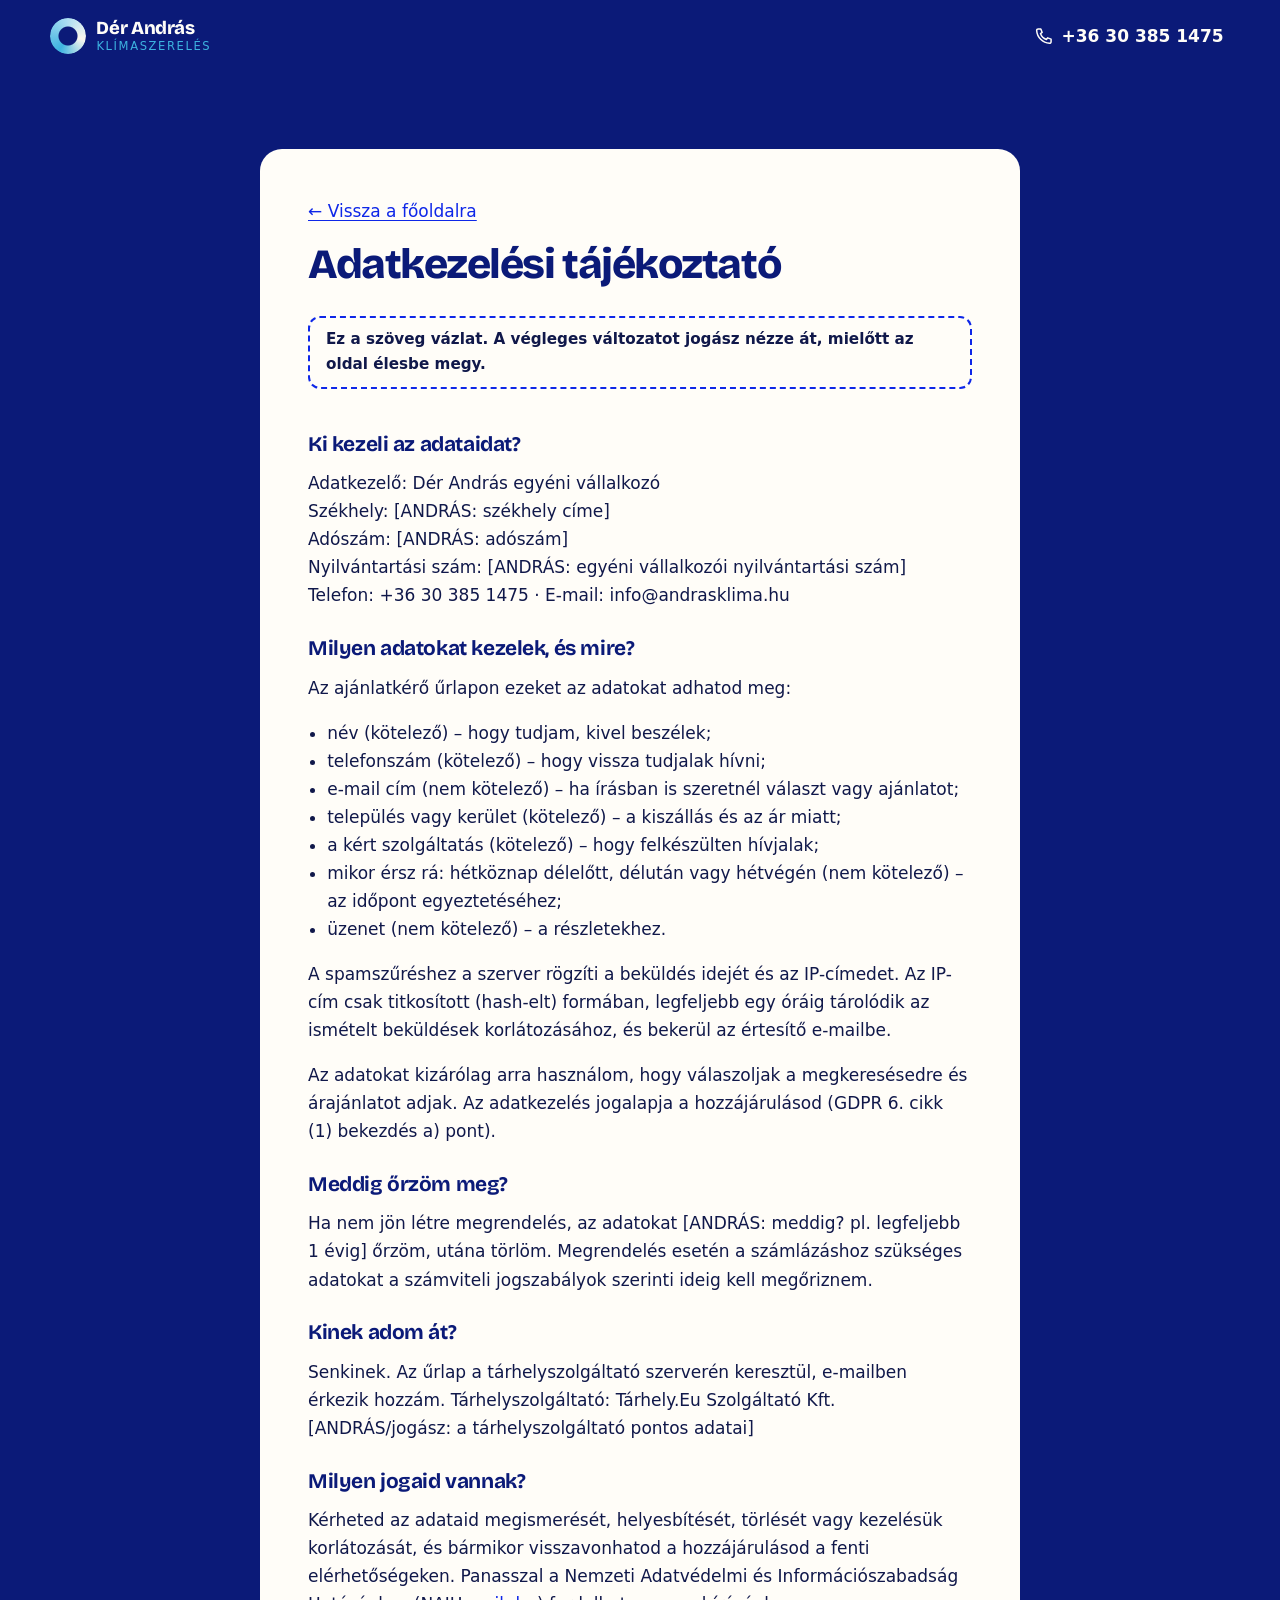
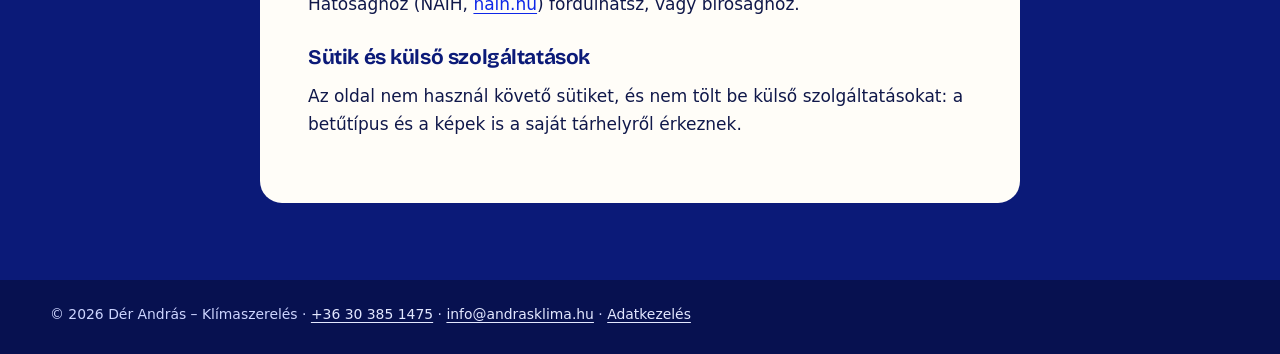
<file: adatkezeles.html>
<!DOCTYPE html>
<html lang="hu">
<head>
  <meta charset="utf-8">
  <meta name="viewport" content="width=device-width, initial-scale=1">
  <title>Adatkezelési tájékoztató | Dér András klímaszerelő</title>
  <meta name="description" content="Adatkezelési tájékoztató az ajánlatkérő űrlaphoz – Dér András klímaszerelés.">
  <link rel="icon" href="favicon.svg" type="image/svg+xml">
  <link rel="stylesheet" href="assets/css/style.css">
</head>
<body class="subpage">
  <a class="skip-link" href="#tartalom">Ugrás a tartalomra</a>
  <svg width="0" height="0" class="sr-only" aria-hidden="true" focusable="false">
    <symbol id="i-phone" viewBox="0 0 24 24"><path d="M5 3.5h3.2l1.6 4.2-2 1.4a11 11 0 0 0 7.1 7.1l1.4-2 4.2 1.6V19a1.8 1.8 0 0 1-1.9 1.8A16.5 16.5 0 0 1 3.2 5.4 1.8 1.8 0 0 1 5 3.5z" fill="none" stroke="currentColor" stroke-width="1.8" stroke-linejoin="round"/></symbol>
    <symbol id="i-mail" viewBox="0 0 24 24"><rect x="3" y="5" width="18" height="14" rx="2.5" fill="none" stroke="currentColor" stroke-width="1.8"/><path d="M3.5 6.5l8.5 6.5 8.5-6.5" fill="none" stroke="currentColor" stroke-width="1.8" stroke-linejoin="round"/></symbol>
    <symbol id="i-pin" viewBox="0 0 24 24"><path d="M12 21s-7-6.2-7-11.5a7 7 0 0 1 14 0C19 14.8 12 21 12 21z" fill="none" stroke="currentColor" stroke-width="1.8"/><circle cx="12" cy="9.5" r="2.5" fill="currentColor"/></symbol>
  </svg>
  <header class="sub-header">
    <div class="wrap header-inner">
      <a class="logo" href="index.html" aria-label="Dér András Klímaszerelés – főoldal">
        <span class="logo-mark" aria-hidden="true"></span>
        <span class="logo-text">Dér András<small>klímaszerelés</small></span>
      </a>
      <a class="header-phone sub-phone" href="tel:+36303851475"><svg aria-hidden="true" focusable="false" width="20" height="20"><use href="#i-phone"/></svg> +36 30 385 1475</a>
    </div>
  </header>
  <main id="tartalom" class="subpage-main" tabindex="-1">
    <article class="wrap subpage-card subpage-text">
      <p><a href="index.html">← Vissza a főoldalra</a></p>
      <h1>Adatkezelési tájékoztató</h1>
      <!-- VÁZLAT: élesítés előtt töltsd ki a helyőrzőket, és nézesse át jogász. -->
      <p class="placeholder-note">Ez a szöveg vázlat. A végleges változatot jogász nézze át, mielőtt az oldal élesbe megy.</p>

      <h2>Ki kezeli az adataidat?</h2>
      <p>Adatkezelő: Dér András egyéni vállalkozó<br>
        Székhely: [ANDRÁS: székhely címe]<br>
        Adószám: [ANDRÁS: adószám]<br>
        Nyilvántartási szám: [ANDRÁS: egyéni vállalkozói nyilvántartási szám]<br>
        Telefon: +36 30 385 1475 · E-mail: info@andrasklima.hu</p>

      <h2>Milyen adatokat kezelek, és mire?</h2>
      <p>Az ajánlatkérő űrlapon ezeket az adatokat adhatod meg:</p>
      <ul>
        <li>név (kötelező) – hogy tudjam, kivel beszélek;</li>
        <li>telefonszám (kötelező) – hogy vissza tudjalak hívni;</li>
        <li>e-mail cím (nem kötelező) – ha írásban is szeretnél választ vagy ajánlatot;</li>
        <li>település vagy kerület (kötelező) – a kiszállás és az ár miatt;</li>
        <li>a kért szolgáltatás (kötelező) – hogy felkészülten hívjalak;</li>
        <li>mikor érsz rá: hétköznap délelőtt, délután vagy hétvégén (nem kötelező) – az időpont egyeztetéséhez;</li>
        <li>üzenet (nem kötelező) – a részletekhez.</li>
      </ul>
      <p>A spamszűréshez a szerver rögzíti a beküldés idejét és az IP-címedet. Az IP-cím csak titkosított (hash-elt) formában, legfeljebb egy óráig tárolódik az ismételt beküldések korlátozásához, és bekerül az értesítő e-mailbe.</p>
      <p>Az adatokat kizárólag arra használom, hogy válaszoljak a megkeresésedre és árajánlatot adjak. Az adatkezelés jogalapja a hozzájárulásod (GDPR 6. cikk (1) bekezdés a) pont).</p>

      <h2>Meddig őrzöm meg?</h2>
      <p>Ha nem jön létre megrendelés, az adatokat [ANDRÁS: meddig? pl. legfeljebb 1 évig] őrzöm, utána törlöm. Megrendelés esetén a számlázáshoz szükséges adatokat a számviteli jogszabályok szerinti ideig kell megőriznem.</p>

      <h2>Kinek adom át?</h2>
      <p>Senkinek. Az űrlap a tárhelyszolgáltató szerverén keresztül, e-mailben érkezik hozzám. Tárhelyszolgáltató: Tárhely.Eu Szolgáltató Kft. [ANDRÁS/jogász: a tárhelyszolgáltató pontos adatai]</p>

      <h2>Milyen jogaid vannak?</h2>
      <p>Kérheted az adataid megismerését, helyesbítését, törlését vagy kezelésük korlátozását, és bármikor visszavonhatod a hozzájárulásod a fenti elérhetőségeken. Panasszal a Nemzeti Adatvédelmi és Információszabadság Hatósághoz (NAIH, <a href="https://naih.hu/">naih.hu</a>) fordulhatsz, vagy bírósághoz.</p>

      <h2>Sütik és külső szolgáltatások</h2>
      <p>Az oldal nem használ követő sütiket, és nem tölt be külső szolgáltatásokat: a betűtípus és a képek is a saját tárhelyről érkeznek.</p>
    </article>
  </main>
  <footer class="site-footer sub-footer">
    <div class="wrap copyright">
      <p>© 2026 Dér András – Klímaszerelés · <a href="tel:+36303851475">+36 30 385 1475</a> · <a href="mailto:info@andrasklima.hu">info@andrasklima.hu</a> · <a href="adatkezeles.html">Adatkezelés</a></p>
    </div>
  </footer>
</body>
</html>
</file>
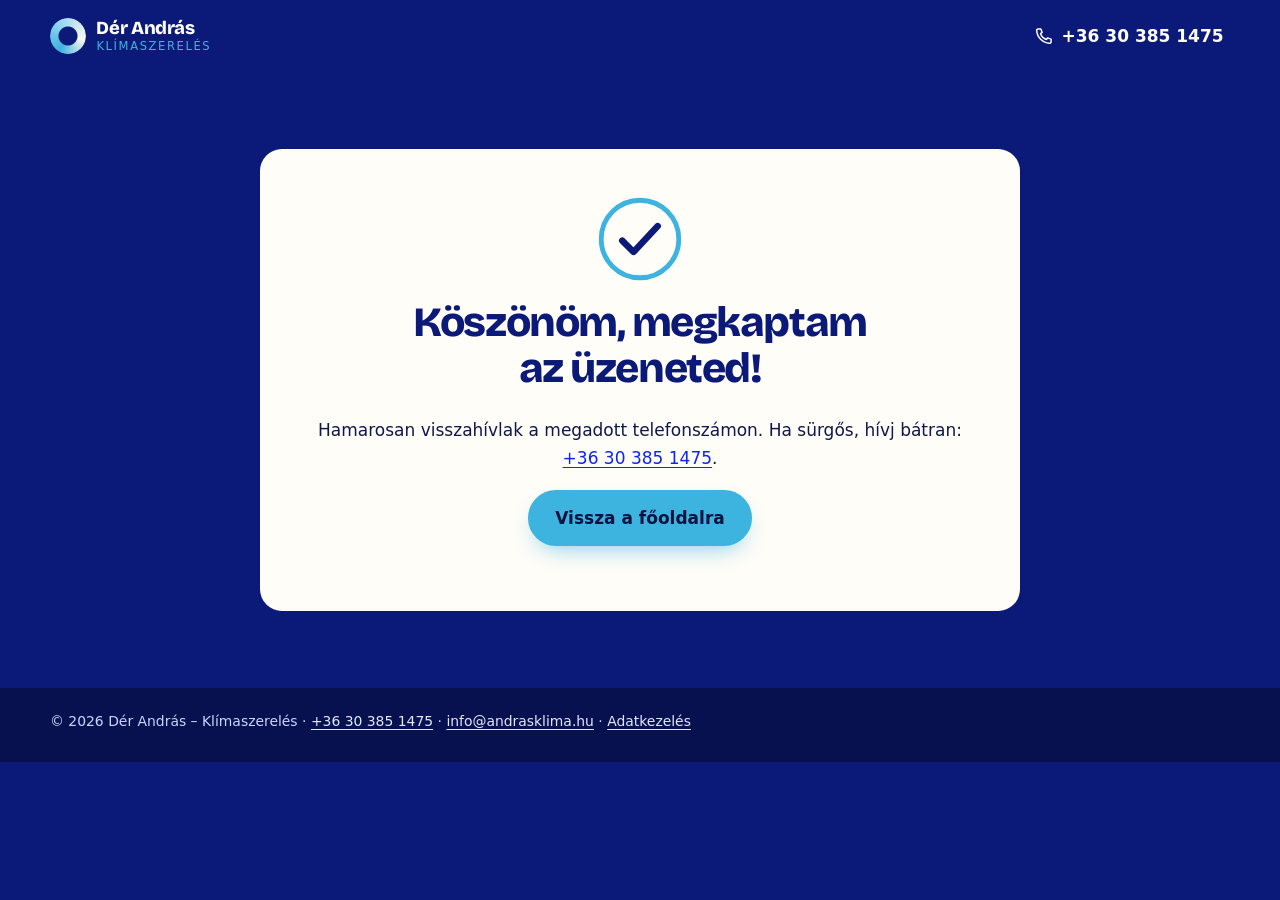
<file: koszonjuk.html>
<!DOCTYPE html>
<html lang="hu">
<head>
  <meta charset="utf-8">
  <meta name="viewport" content="width=device-width, initial-scale=1">
  <title>Köszönöm az üzeneted! | Dér András klímaszerelő</title>
  <meta name="robots" content="noindex">
  <link rel="icon" href="favicon.svg" type="image/svg+xml">
  <link rel="stylesheet" href="assets/css/style.css">
</head>
<body class="subpage">
  <a class="skip-link" href="#tartalom">Ugrás a tartalomra</a>
  <svg width="0" height="0" class="sr-only" aria-hidden="true" focusable="false">
    <symbol id="i-phone" viewBox="0 0 24 24"><path d="M5 3.5h3.2l1.6 4.2-2 1.4a11 11 0 0 0 7.1 7.1l1.4-2 4.2 1.6V19a1.8 1.8 0 0 1-1.9 1.8A16.5 16.5 0 0 1 3.2 5.4 1.8 1.8 0 0 1 5 3.5z" fill="none" stroke="currentColor" stroke-width="1.8" stroke-linejoin="round"/></symbol>
    <symbol id="i-mail" viewBox="0 0 24 24"><rect x="3" y="5" width="18" height="14" rx="2.5" fill="none" stroke="currentColor" stroke-width="1.8"/><path d="M3.5 6.5l8.5 6.5 8.5-6.5" fill="none" stroke="currentColor" stroke-width="1.8" stroke-linejoin="round"/></symbol>
    <symbol id="i-pin" viewBox="0 0 24 24"><path d="M12 21s-7-6.2-7-11.5a7 7 0 0 1 14 0C19 14.8 12 21 12 21z" fill="none" stroke="currentColor" stroke-width="1.8"/><circle cx="12" cy="9.5" r="2.5" fill="currentColor"/></symbol>
  </svg>
  <header class="sub-header">
    <div class="wrap header-inner">
      <a class="logo" href="index.html" aria-label="Dér András Klímaszerelés – főoldal">
        <span class="logo-mark" aria-hidden="true"></span>
        <span class="logo-text">Dér András<small>klímaszerelés</small></span>
      </a>
      <a class="header-phone sub-phone" href="tel:+36303851475"><svg aria-hidden="true" focusable="false" width="20" height="20"><use href="#i-phone"/></svg> +36 30 385 1475</a>
    </div>
  </header>
  <main id="tartalom" class="subpage-main" tabindex="-1">
    <div class="wrap subpage-card">
      <div class="success-icon" aria-hidden="true"><svg viewBox="0 0 52 52"><circle cx="26" cy="26" r="24"/><path d="M15 27l7 7 15-16"/></svg></div>
      <h1>Köszönöm, megkaptam az üzeneted!</h1>
      <p>Hamarosan visszahívlak a megadott telefonszámon. Ha sürgős, hívj bátran: <a href="tel:+36303851475">+36 30 385 1475</a>.</p>
      <p><a class="btn" href="index.html">Vissza a főoldalra</a></p>
    </div>
  </main>
  <footer class="site-footer sub-footer">
    <div class="wrap copyright">
      <p>© 2026 Dér András – Klímaszerelés · <a href="tel:+36303851475">+36 30 385 1475</a> · <a href="mailto:info@andrasklima.hu">info@andrasklima.hu</a> · <a href="adatkezeles.html">Adatkezelés</a></p>
    </div>
  </footer>
</body>
</html>
</file>
<file: assets/css/style.css>
/* =========================================================
   Dér András – Klímaszerelés | egyetlen stíluslap
   Tartalom: 1. Alapok  2. Fejléc  3. Hero  4. Szekciók
   5. Szolgáltatások  6. Terület  7. Miért klíma  8. Árak
   9. Rólam  10. Űrlap  11. Lábléc  12. Animációk  13. Reszponzív
   ========================================================= */

@font-face {
  font-family: "Bricolage";
  src: url("../fonts/bricolage-latin.woff2") format("woff2");
  font-weight: 200 800; font-display: swap;
  unicode-range: U+0000-00FF, U+0131, U+0152-0153, U+02BB-02BC, U+02C6, U+02DA, U+02DC, U+2000-206F, U+20AC, U+2122, U+2191, U+2193, U+2212, U+2215, U+FEFF, U+FFFD;
}
@font-face {
  font-family: "Bricolage";
  src: url("../fonts/bricolage-latin-ext.woff2") format("woff2");
  font-weight: 200 800; font-display: swap;
  unicode-range: U+0100-02BA, U+02BD-02C5, U+02C7-02CC, U+02CE-02D7, U+02DD-02FF, U+1E00-1E9F, U+20A0-20AB, U+20AD-20C0, U+2C60-2C7F, U+A720-A7FF;
}

/* ---------- 1. Alapok ---------- */
:root {
  /* Márkaszínek – ha változtatnál, itt elég */
  --ink: #0B1A78;          /* mély sötétkék (hátterek, címsorok) */
  --ink-2: #09156A;        /* még mélyebb */
  --ink-3: #142A9E;        /* sötétkék, világosabb */
  --ink-deep: #071150;     /* lábléc */
  --brand: #0E27E8;        /* élénk márkakék (kiemelések) */
  --ice: #3DB3E0;          /* világoskék (kiemelés) */
  --ice-soft: #A9DDF2;     /* világoskék, halvány */
  --teal: #3DB3E0;
  --teal-text: #0E27E8;    /* linkek világos háttéren */
  --heat: #3DB3E0;         /* kiemelő gombszín */
  --heat-dark: #0E27E8;
  --on-accent: #0A1240;    /* szöveg világoskék háttéren */
  --paper: #FBF7EE;        /* krémfehér */
  --paper-2: #F3ECDD;      /* krém, sötétebb */
  --white: #FFFDF8;
  --text: #10184A;
  --muted: #444F78;
  --on-dark: #E3E8FF;      /* szöveg kék háttéren */
  --on-dark-muted: #CDD5FF;
  --danger: #B42318;
  --focus: #0E27E8;
  --radius: 22px;
  --radius-sm: 12px;
  --shadow: 0 1px 2px rgba(16,24,74,.06), 0 12px 32px -12px rgba(16,24,74,.22);
  --font-head: "Bricolage", ui-sans-serif, system-ui, "Segoe UI", sans-serif;
  --font-body: ui-sans-serif, system-ui, -apple-system, "Segoe UI", Roboto, "Helvetica Neue", Arial, sans-serif;
  --wrap: 1180px;
  --header-h: 72px;
}

*, *::before, *::after { box-sizing: border-box; }
html { scroll-behavior: smooth; scroll-padding-top: calc(var(--header-h) + 12px); -webkit-text-size-adjust: 100%; }
body {
  margin: 0; font-family: var(--font-body); font-size: clamp(1rem, .96rem + .2vw, 1.0625rem);
  line-height: 1.65; color: var(--text); background: var(--paper);
  -webkit-font-smoothing: antialiased; overflow-x: hidden;
}
img, svg { display: block; max-width: 100%; height: auto; }
h1, h2, h3 { text-wrap: balance; font-family: var(--font-head); line-height: 1.1; margin: 0 0 .6em; letter-spacing: -.02em; font-weight: 700; }
h1 { font-size: clamp(2.4rem, 1.4rem + 4.6vw, 4.6rem); font-weight: 800; letter-spacing: -.035em; }
h2 { font-size: clamp(1.9rem, 1.3rem + 2.4vw, 3rem); }
h3 { font-size: clamp(1.15rem, 1.05rem + .4vw, 1.35rem); letter-spacing: -.01em; }
p { margin: 0 0 1em; }
a { color: var(--teal-text); text-underline-offset: 3px; }
a[href^="tel:"] { white-space: nowrap; }
a:hover { text-decoration-thickness: 2px; }
ul, ol { margin: 0; padding: 0; }
ul[role="list"], .town-list, .hero-facts, .main-nav ul, .price-card ul { list-style: none; }
figure { margin: 0; }
button { font: inherit; cursor: pointer; }

:focus-visible { outline: 3px solid var(--focus); outline-offset: 3px; border-radius: 6px; }
.sr-only { position: absolute !important; width: 1px; height: 1px; overflow: hidden; clip: rect(0 0 0 0); white-space: nowrap; }
.skip-link {
  position: absolute; left: 12px; top: -60px; z-index: 100; background: var(--ice); color: var(--on-accent);
  padding: .7em 1.1em; border-radius: 10px; font-weight: 700; text-decoration: none; transition: top .2s;
}
.skip-link:focus { top: 12px; }
main:focus { outline: none; }

.wrap { width: min(100% - 2.5rem, var(--wrap)); margin-inline: auto; }

/* Gombok */
.btn {
  display: inline-flex; align-items: center; justify-content: center; gap: .55em;
  background: var(--ice); color: var(--on-accent); font-weight: 700; text-decoration: none;
  padding: .95em 1.5em; border-radius: 999px; border: 2px solid var(--heat);
  transition: transform .25s cubic-bezier(.2,.8,.2,1), box-shadow .25s, background .25s;
  box-shadow: 0 10px 24px -10px rgba(61,179,224,.75); min-height: 48px; line-height: 1.2;
}
.btn svg { width: 1.15em; height: 1.15em; transition: transform .25s; }
.btn:hover { transform: translateY(-2px); box-shadow: 0 16px 30px -12px rgba(61,179,224,.9); text-decoration: none; }
.btn:hover svg { transform: translateX(3px); }
.btn:active { transform: translateY(0); }
.btn-ghost { background: transparent; color: var(--white); border-color: rgba(255,255,255,.3); box-shadow: none; }
.btn-ghost:hover { border-color: var(--paper); box-shadow: none; }
.btn-ghost:hover svg { transform: none; }
.btn-small { padding: .6em 1.1em; font-size: .95rem; min-height: 44px; }
.btn-ice { background: var(--paper); border-color: var(--paper); color: var(--ink); box-shadow: none; }
.btn-block { width: 100%; }

/* ---------- 2. Fejléc ---------- */
.site-header {
  --focus: var(--paper);
  position: fixed; inset: 0 0 auto; z-index: 50; height: var(--header-h);
  color: var(--white); transition: background .3s, box-shadow .3s;
}
.site-header.is-scrolled { background: rgba(11,26,120,.94); backdrop-filter: blur(12px); -webkit-backdrop-filter: blur(12px); box-shadow: 0 8px 30px -18px rgba(5,10,60,.6); }
.header-inner { height: 100%; display: flex; align-items: center; gap: 1.5rem; }
.logo { display: flex; align-items: center; gap: .65rem; color: inherit; text-decoration: none; margin-right: auto; }
.logo-mark {
  width: 36px; height: 36px; border-radius: 50%; flex: none;
  background: conic-gradient(from 210deg, var(--ice), var(--ice-soft) 40%, var(--paper) 70%, var(--ice));
  -webkit-mask: radial-gradient(circle, transparent 9px, #000 10px); mask: radial-gradient(circle, transparent 9px, #000 10px);
  animation: spin 14s linear infinite;
}
.logo-text { font-family: var(--font-head); font-weight: 800; font-size: 1.15rem; line-height: 1; letter-spacing: -.02em; }
.logo-text small { display: block; font-family: var(--font-body); font-weight: 500; font-size: .72rem; letter-spacing: .14em; text-transform: uppercase; color: var(--ice); margin-top: 4px; }

.main-nav ul { display: flex; align-items: center; gap: .25rem; }
.main-nav a:not(.btn) {
  display: inline-flex; align-items: center; min-height: 44px;
  color: var(--white); text-decoration: none; font-weight: 500; font-size: .95rem; padding: .5em .75em; border-radius: 999px;
  position: relative; transition: background .2s;
}
.main-nav a:not(.btn):hover, .main-nav a[aria-current="true"] { background: rgba(255,255,255,.1); }
.nav-cta-li { margin-left: .5rem; }

.header-tools { display: flex; align-items: center; gap: .4rem; }
.icon-btn {
  width: 44px; height: 44px; border-radius: 50%; display: grid; place-items: center;
  background: rgba(255,255,255,.08); border: 1px solid rgba(255,255,255,.16); color: var(--white); transition: background .2s;
}
.icon-btn svg { width: 20px; height: 20px; }
.icon-btn:hover { background: rgba(255,255,255,.18); }
.phone-btn { display: none; }
.menu-toggle { display: none; width: 44px; height: 44px; border: 0; background: transparent; position: relative; color: var(--white); }
.menu-toggle span, .menu-toggle span::before, .menu-toggle span::after {
  position: absolute; left: 11px; width: 22px; height: 2px; background: currentColor; border-radius: 2px; transition: transform .3s, top .3s, opacity .2s;
}
.menu-toggle span { top: 21px; }
.menu-toggle span::before, .menu-toggle span::after { content: ""; left: 0; }
.menu-toggle span::before { top: -7px; }
.menu-toggle span::after { top: 7px; }
.menu-toggle[aria-expanded="true"] span { background: transparent; }
.menu-toggle[aria-expanded="true"] span::before { top: 0; transform: rotate(45deg); background: var(--white); }
.menu-toggle[aria-expanded="true"] span::after { top: 0; transform: rotate(-45deg); background: var(--white); }

/* ---------- 3. Hero ---------- */
.hero {
  --focus: var(--paper);
  position: relative; overflow: hidden; color: var(--white);
  background:
    radial-gradient(900px 560px at 85% 25%, rgba(14,39,232,.85), transparent 65%),
    radial-gradient(600px 400px at 95% 90%, rgba(61,179,224,.22), transparent 60%),
    radial-gradient(700px 500px at 0% 100%, rgba(5,10,60,.5), transparent 60%),
    var(--ink);
  padding: calc(var(--header-h) + clamp(2.5rem, 6vw, 5.5rem)) 0 clamp(4rem, 8vw, 7rem);
}
.hero-air { position: absolute; inset: 0; pointer-events: none; opacity: .6; }
.hero-air svg { width: 100%; height: 100%; }
.hero-air path {
  fill: none; stroke: var(--ice); stroke-width: 1.4; stroke-linecap: round;
  stroke-dasharray: 2 18 120 40; animation: airflow 9s linear infinite; opacity: .55;
}
.hero-air path:nth-child(2) { animation-duration: 12s; stroke: var(--ice-soft); }
.hero-air path:nth-child(3) { animation-duration: 10s; animation-direction: reverse; opacity: .3; }
.hero-air path:nth-child(4) { animation-duration: 14s; stroke: var(--paper); opacity: .3; }

.hero-grid { position: relative; display: grid; grid-template-columns: 1.25fr .9fr; gap: clamp(2rem, 5vw, 4rem); align-items: center; }
.hero-sub { font-size: clamp(1rem, .95rem + .25vw, 1.1rem); font-weight: 500; color: var(--ice-soft); margin-bottom: 1.1rem; }
.hero h1 em { font-style: normal; color: var(--ice-soft); white-space: nowrap; }
.lead { font-size: clamp(1.05rem, 1rem + .35vw, 1.25rem); color: var(--on-dark); max-width: 36em; margin-bottom: 2rem; }
.hero-actions { display: flex; flex-wrap: wrap; gap: .8rem; margin-bottom: 2.6rem; }
.hero-facts { display: grid; grid-template-columns: repeat(3, 1fr); color: var(--on-dark-muted); font-size: .92rem; line-height: 1.4; }
.hero-facts li { display: flex; flex-direction: column; gap: .15rem; padding: .9rem 1rem 0 0; border-top: 1px solid rgba(255,255,255,.25); }
.hero-facts strong { font-family: var(--font-head); color: var(--white); font-size: 1.3rem; line-height: 1.15; }

/* Termosztát */
.dial-wrap { display: grid; place-items: center; }
.dial { position: relative; width: min(100%, 380px); aspect-ratio: 1; }
.dial::before {
  content: ""; position: absolute; inset: 9%; border-radius: 50%;
  background: radial-gradient(circle at 35% 30%, #2A43F5, var(--brand) 55%, var(--ink-2));
  box-shadow: inset 0 2px 0 rgba(255,255,255,.12), 0 40px 80px -30px rgba(5,10,60,.75), 0 0 0 1px rgba(255,255,255,.06);
}
.dial-ring { position: absolute; inset: 0; width: 100%; height: 100%; transform: rotate(135deg); }
.dial-ring circle { fill: none; stroke-width: 9; stroke-linecap: round; stroke-dasharray: 396 532; }
.dial-track { stroke: rgba(255,255,255,.14); }
.dial-heat { stroke: var(--paper); animation: heatOut 2.6s .3s cubic-bezier(.6,0,.3,1) forwards; }
.dial-cool { stroke-dasharray: 0 532; animation: coolIn 2.6s .3s cubic-bezier(.6,0,.3,1) forwards; }
.dial-face { position: absolute; inset: 0; display: grid; place-content: center; text-align: center; }
.dial-label { font-size: .78rem; letter-spacing: .2em; text-transform: uppercase; color: var(--on-dark-muted); }
.dial-temp { font-family: var(--font-head); font-weight: 800; font-size: clamp(4.5rem, 3rem + 6vw, 7rem); line-height: 1; letter-spacing: -.05em; font-variant-numeric: tabular-nums; }
.dial-temp sup { font-size: .3em; vertical-align: top; position: relative; top: .5em; margin-left: .05em; color: var(--ice-soft); letter-spacing: 0; }
.dial-mode { display: inline-flex; align-items: center; justify-content: center; gap: .45em; color: var(--ice-soft); font-weight: 600; font-size: .95rem; margin-top: .3rem; }
.dial-mode .dot { width: 8px; height: 8px; border-radius: 50%; background: var(--ice-soft); box-shadow: 0 0 0 0 rgba(169,221,242,.7); animation: pulse 2s infinite; }
.flake { position: absolute; width: 10px; height: 10px; border-radius: 50%; background: var(--ice); opacity: .7; animation: float 6s ease-in-out infinite; }
.f1 { top: 6%; left: 14%; } .f2 { top: 78%; right: 4%; width: 14px; height: 14px; animation-delay: -2s; background: var(--paper); opacity: .85; } .f3 { bottom: 2%; left: 30%; width: 6px; height: 6px; animation-delay: -4s; }

/* ---------- 4. Szekciók ---------- */
.section { padding: clamp(4.5rem, 9vw, 8rem) 0; position: relative; }
.section-dark { background: radial-gradient(800px 500px at 100% 0%, rgba(14,39,232,.55), transparent 60%), var(--ink); color: var(--on-dark); --focus: var(--paper); }
.section-dark h2, .section-dark h3 { color: var(--white); }
.section-dark a { color: var(--paper); }
.section-paper { background: var(--paper-2); }
.section-head { max-width: 760px; margin-bottom: clamp(2.5rem, 5vw, 4rem); }
.section-head > p:last-child { color: var(--muted); font-size: 1.08rem; }
.kicker { font-weight: 600; font-size: 1rem; color: var(--muted); margin-bottom: .6rem; }
.section-dark .kicker { color: var(--on-dark-muted); }

/* ---------- 5. Szolgáltatások ---------- */
.service-grid { display: grid; grid-template-columns: repeat(3, 1fr); gap: 1.1rem; }
.service-card {
  position: relative; background: var(--white); border-radius: var(--radius); padding: 2rem 1.8rem 1.8rem;
  border: 1px solid rgba(16,24,74,.08); box-shadow: var(--shadow); scroll-margin-top: calc(var(--header-h) + 24px);
  transition: transform .35s cubic-bezier(.2,.8,.2,1), box-shadow .35s;
}
.service-card:hover { transform: translateY(-6px); box-shadow: 0 2px 4px rgba(16,24,74,.06), 0 28px 50px -20px rgba(16,24,74,.35); }
.service-card:target { outline: 3px solid var(--ice); outline-offset: 4px; }
.svc-short { display: none; }
.service-icon {
  width: 56px; height: 56px; padding: 13px; border-radius: 16px; background: var(--brand); color: var(--white); margin-bottom: 1.4rem;
  transition: transform .4s cubic-bezier(.2,.8,.2,1), background .3s, color .3s;
}
.service-card:hover .service-icon { transform: rotate(-8deg) scale(1.06); background: var(--ice); color: var(--on-accent); }
.service-card p { color: var(--muted); margin: 0; }

/* ---------- 6. Terület ---------- */
.area-grid { display: grid; grid-template-columns: 1.1fr .9fr; gap: clamp(2rem, 5vw, 5rem); align-items: center; }
.town-list { display: flex; flex-wrap: wrap; gap: .5rem; margin: 1.6rem 0 2.2rem; }
.town-list li { border: 1px solid rgba(255,255,255,.4); color: var(--white); border-radius: 999px; padding: .35em .9em; font-size: .92rem; }
.town-list li:last-child { background: var(--paper); color: var(--ink); border-color: var(--paper); font-weight: 600; }
.funfact {
  position: relative; background: linear-gradient(135deg, var(--ink-3), var(--ink-2)); border: 1px solid rgba(255,255,255,.22);
  border-radius: var(--radius); padding: 1.6rem 1.6rem 1.4rem; overflow: hidden;
}
.funfact::after {
  content: "?"; position: absolute; right: -.05em; bottom: -.3em; font-family: var(--font-head); font-weight: 800; font-size: 9rem; line-height: 1; color: rgba(61,179,224,.25); pointer-events: none;
}
.funfact h3 { color: var(--ice-soft) !important; display: flex; gap: .4em; align-items: center; margin-bottom: .5rem; }
.funfact p { color: var(--white); font-size: 1.05rem; min-height: 5.4em; transition: opacity .3s, transform .3s; }
.funfact p.is-changing { opacity: 0; transform: translateY(6px); }
.area-map img { width: 100%; border-radius: var(--radius); box-shadow: 0 40px 80px -40px rgba(5,10,60,.8); }

/* ---------- 7. Miért klíma ---------- */
.why-grid { display: grid; grid-template-columns: repeat(3, 1fr); gap: 1.2rem; }
.why-card { background: var(--white); border-radius: var(--radius); overflow: hidden; box-shadow: var(--shadow); border: 1px solid rgba(16,24,74,.08); }
.why-card img { width: 100%; aspect-ratio: 4 / 3; object-fit: cover; transition: transform .6s cubic-bezier(.2,.8,.2,1); }
.why-card:hover img { transform: scale(1.04); }
.why-card h3 { margin: 1.4rem 1.6rem .5rem; }
.why-card p { margin: 0 1.6rem 1.7rem; color: var(--muted); }
.stat-row { display: grid; grid-template-columns: repeat(3, 1fr); gap: 1.2rem; margin-top: clamp(2.5rem, 5vw, 4rem); }
.stat-row li { border-top: 3px solid var(--ink); padding-top: 1.1rem; }
.stat-num { display: block; font-family: var(--font-head); font-weight: 800; font-size: clamp(2.6rem, 2rem + 2.5vw, 3.8rem); line-height: 1; letter-spacing: -.04em; color: var(--ink); margin-bottom: .4rem; font-variant-numeric: tabular-nums; }
.stat-row li:nth-child(1) .stat-num { color: var(--ink); }
.stat-row li:nth-child(2) .stat-num { color: var(--text); }
.stat-row li:nth-child(3) .stat-num { color: var(--ink); }
.stat-row li:nth-child(2) { border-top-color: var(--ice); }
.stat-label { color: var(--muted); font-size: .95rem; }
.why-cta { margin: 3rem 0 0; font-size: 1.15rem; font-weight: 500; }
.why-cta a { font-weight: 700; }

/* ---------- 8. Árak ---------- */
.price-grid { display: grid; grid-template-columns: repeat(3, 1fr); gap: 1.2rem; align-items: stretch; margin-bottom: 2.5rem; }
.price-card { background: var(--white); border-radius: var(--radius); padding: 2rem 1.8rem; border: 1px solid rgba(16,24,74,.1); display: flex; flex-direction: column; position: relative; transition: transform .35s; }
.price-card:hover { transform: translateY(-4px); }
.price-card-featured { background: var(--ink); color: var(--on-dark); border-color: var(--ink); box-shadow: 0 30px 60px -30px rgba(11,26,120,.7); --focus: var(--paper); background: linear-gradient(160deg, var(--brand), var(--ink)); }
.price-card-featured h3 { color: var(--white); }
.price-card-featured .price { color: var(--white); }
.price-card-featured li::before { background: var(--ice) !important; }
.badge { position: absolute; top: -.85rem; left: 1.8rem; margin: 0; background: var(--ice); color: var(--on-accent); font-weight: 700; font-size: .8rem; letter-spacing: .06em; text-transform: uppercase; padding: .3em .9em; border-radius: 999px; }
.price { font-family: var(--font-head); font-weight: 800; font-size: clamp(1.9rem, 1.5rem + 1.4vw, 2.5rem); letter-spacing: -.03em; color: var(--ink); line-height: 1.1; margin-bottom: 1rem; }
.price .from { font-family: var(--font-body); font-size: 1.05rem; margin-left: .1em; font-weight: 500; letter-spacing: 0; color: inherit; opacity: .7; }
.price-card ul { display: grid; gap: .55rem; margin: .5rem 0 1.6rem; }
.price-card li { position: relative; padding-left: 1.4em; font-size: .97rem; }
.price-card li::before { content: ""; position: absolute; left: 0; top: .55em; width: .6em; height: .6em; border-radius: 50%; background: var(--teal); }
.price-card .btn { margin-top: auto; }
.table-wrap { background: var(--white); border-radius: var(--radius); padding: .6rem 1.8rem 1rem; border: 1px solid rgba(16,24,74,.1); overflow-x: auto; }
.price-table { width: 100%; border-collapse: collapse; }
.price-table caption { text-align: left; font-family: var(--font-head); font-weight: 700; font-size: 1.25rem; padding: 1.2rem 0 .6rem; color: var(--ink); }
.price-table th, .price-table td { text-align: left; padding: .9rem 0; border-bottom: 1px solid rgba(16,24,74,.1); vertical-align: top; }
.price-table thead th { font-size: .8rem; text-transform: uppercase; letter-spacing: .1em; color: var(--muted); font-weight: 600; padding-top: .4rem; }
.price-table tbody th { font-weight: 500; padding-right: 1.5rem; }
.price-table td { text-align: right; font-weight: 700; color: var(--ink); }
.price-table thead th:last-child { text-align: right; }
.price-table tbody tr:last-child th, .price-table tbody tr:last-child td { border-bottom: 0; }

/* ---------- 9. Rólam ---------- */
.about-grid { display: grid; grid-template-columns: .8fr 1.2fr; gap: clamp(2rem, 6vw, 5.5rem); align-items: center; }
.about-photo { position: relative; isolation: isolate; width: 100%; max-width: 420px; justify-self: center; }
.about-photo::before { content: ""; position: absolute; inset: 0; background: var(--ice); opacity: .35; border-radius: var(--radius); transform: rotate(-4deg); z-index: -1; transition: transform .6s cubic-bezier(.2,.8,.2,1); }
.about-photo:hover::before { transform: rotate(-6deg); }
.about-photo img { width: 100%; height: auto; border-radius: var(--radius); box-shadow: var(--shadow); aspect-ratio: 960 / 1125; object-fit: cover; background: var(--paper-2); }
.about-copy > p { font-size: 1.08rem; color: var(--muted); }
.contact-list { display: grid; gap: .7rem; margin-top: 1.8rem; }
.contact-list li { display: flex; align-items: center; gap: .8rem; font-weight: 600; }
.contact-list svg { width: 42px; height: 42px; padding: 10px; border-radius: 12px; background: var(--brand); color: var(--white); flex: none; }
.contact-list a { color: var(--ink); text-decoration: none; }
.contact-list a:hover { text-decoration: underline; }

/* ---------- 10. Űrlap ---------- */
.form-grid { display: grid; grid-template-columns: .85fr 1.15fr; gap: clamp(2rem, 5vw, 4.5rem); align-items: start; }
.form-intro > p { font-size: 1.08rem; }
.steps { list-style: none; counter-reset: st; display: grid; gap: .9rem; margin-top: 2rem; }
.steps li { counter-increment: st; display: flex; align-items: center; gap: 1rem; color: var(--white); font-weight: 500; }
.steps li::before { content: counter(st); display: grid; place-items: center; width: 40px; height: 40px; flex: none; border-radius: 50%; border: 2px solid var(--paper); color: var(--paper); font-family: var(--font-head); font-weight: 800; }
.form-card { background: var(--white); color: var(--text); border-radius: calc(var(--radius) + 4px); padding: clamp(1.4rem, 3vw, 2.4rem); box-shadow: 0 40px 80px -40px rgba(5,10,60,.6); --focus: var(--ink); }
.form-card a { color: var(--teal-text); }
.form-note { font-size: .9rem; color: var(--muted); margin-bottom: 1.2rem; }
.field { margin-bottom: 1.05rem; min-width: 0; }
.field-row { display: grid; grid-template-columns: 1fr 1fr; gap: 0 1rem; }
.field label { display: block; font-weight: 600; font-size: .95rem; margin-bottom: .35rem; color: var(--ink); }
.field input:not([type="checkbox"]), .field select, .field textarea {
  width: 100%; font: inherit; font-size: 1rem; color: var(--text); background: var(--paper); min-height: 50px;
  border: 2px solid transparent; border-radius: var(--radius-sm); padding: .7em .9em; transition: border-color .2s, background .2s, box-shadow .2s;
  appearance: none; -webkit-appearance: none;
}
.field select {
  background-image: url("data:image/svg+xml,%3Csvg xmlns='http://www.w3.org/2000/svg' viewBox='0 0 24 24'%3E%3Cpath d='M6 9l6 6 6-6' fill='none' stroke='%230E27E8' stroke-width='2' stroke-linecap='round'/%3E%3C/svg%3E");
  background-repeat: no-repeat; background-position: right .8em center; background-size: 1.2em; padding-right: 2.4em;
}
.field textarea { resize: vertical; min-height: 120px; }
.field input::placeholder, .field textarea::placeholder { color: #7A8594; }
.field input:hover, .field select:hover, .field textarea:hover { border-color: rgba(16,24,74,.15); }
.field input:focus, .field select:focus, .field textarea:focus { outline: none; background: var(--white); border-color: var(--ink); box-shadow: 0 0 0 4px rgba(61,179,224,.35); }
.field [aria-invalid="true"] { border-color: var(--danger) !important; background: #FFF4F2 !important; }
.field-error { color: var(--danger); font-size: .88rem; font-weight: 600; margin: .35rem 0 0; min-height: 0; }
.field-error:empty { display: none; }
.field-check { display: grid; grid-template-columns: auto 1fr; gap: .2rem .75rem; align-items: start; margin: .4rem 0 1.4rem; }
.field-check input { width: 24px; height: 24px; margin: .1rem 0 0; accent-color: var(--teal-text); cursor: pointer; }
.field-check label { font-weight: 500; margin: 0; cursor: pointer; }
.field-check .field-error { grid-column: 2; }
.hp-field { position: absolute !important; left: -9999px; width: 1px; height: 1px; overflow: hidden; }
#kuldes-gomb[aria-busy="true"] { opacity: .75; pointer-events: none; }
#kuldes-gomb[aria-busy="true"] svg { animation: spin 1s linear infinite; }
.form-status { margin: 1rem 0 0; font-weight: 600; }
.form-status:empty { display: none; }
.form-status.is-error { color: var(--danger); background: #FFF4F2; padding: .8rem 1rem; border-radius: var(--radius-sm); }
.form-success { text-align: center; padding: 2rem .5rem; }
.form-success:focus { outline: none; }
.form-success h3 { color: var(--ink) !important; font-size: 1.6rem; }
.form-success p { color: var(--muted); }
.success-icon { width: 84px; margin: 0 auto 1.2rem; }
.success-icon circle { fill: none; stroke: var(--ice); stroke-width: 3; stroke-dasharray: 151; stroke-dashoffset: 151; animation: draw .7s .1s ease-out forwards; }
.success-icon path { fill: none; stroke: var(--ink); stroke-width: 4; stroke-linecap: round; stroke-linejoin: round; stroke-dasharray: 40; stroke-dashoffset: 40; animation: draw .4s .7s ease-out forwards; }

/* ---------- 11. Lábléc ---------- */
.site-footer { background: var(--ink-deep); color: var(--on-dark-muted); --focus: var(--paper); padding: clamp(3.5rem, 7vw, 5rem) 0 0; }
.footer-grid { display: grid; grid-template-columns: 1fr 1.6fr; gap: 2.5rem 4rem; padding-bottom: 3rem; }
.footer-cols { grid-template-columns: 1fr 1fr; column-gap: 2rem; }
.footer-title { font-size: 1.1rem; color: var(--white); margin-bottom: 1.1rem; letter-spacing: 0; }
.footer-title::after { content: ""; display: block; width: 28px; height: 3px; background: var(--ice); border-radius: 3px; margin-top: .6rem; }
.site-footer ul { display: grid; gap: .55rem; }
.site-footer a { color: var(--on-dark); text-decoration: none; display: inline-flex; align-items: center; gap: .55rem; min-height: 44px; }
.footer-plain { display: inline-flex; align-items: center; gap: .55rem; min-height: 44px; }
.site-footer a:hover { color: var(--white); text-decoration: underline; }
.site-footer svg { width: 18px; height: 18px; color: var(--ice-soft); flex: none; }
.site-footer strong { color: var(--white); }
.copyright { border-top: 1px solid rgba(255,255,255,.15); padding: 1.4rem 0 1.8rem; font-size: .87rem; }
.copyright p { margin: 0; }
.copyright a { min-height: 0; text-decoration: underline; }

/* ---------- 12. Animációk ---------- */
.js .reveal { opacity: 0; transform: translateY(28px); transition: opacity .8s cubic-bezier(.2,.8,.2,1), transform .8s cubic-bezier(.2,.8,.2,1); transition-delay: var(--d, 0s); }
.js .reveal.is-visible { opacity: 1; transform: none; }
.hero-copy > * { animation: rise .9s cubic-bezier(.2,.8,.2,1) both; }
.hero-copy > *:nth-child(2) { animation-delay: .08s; } .hero-copy > *:nth-child(3) { animation-delay: .16s; }
.hero-copy > *:nth-child(4) { animation-delay: .24s; } .hero-copy > *:nth-child(5) { animation-delay: .32s; }
.dial-wrap { animation: rise 1s .2s cubic-bezier(.2,.8,.2,1) both; }

@keyframes rise { from { opacity: 0; transform: translateY(24px); } to { opacity: 1; transform: none; } }
@keyframes spin { to { transform: rotate(360deg); } }
@keyframes airflow { to { stroke-dashoffset: -360; } }
@keyframes heatOut { to { stroke-dasharray: 0 532; opacity: 0; } }
@keyframes coolIn { to { stroke-dasharray: 236 532; } }
@keyframes pulse { 70% { box-shadow: 0 0 0 10px rgba(61,179,224,0); } 100% { box-shadow: 0 0 0 0 rgba(61,179,224,0); } }
@keyframes float { 50% { transform: translateY(-14px); } }
@keyframes draw { to { stroke-dashoffset: 0; } }

@media (prefers-reduced-motion: reduce) {
  *, *::before, *::after { animation-duration: .01ms !important; animation-iteration-count: 1 !important; transition-duration: .01ms !important; scroll-behavior: auto !important; }
  .js .reveal { opacity: 1; transform: none; }
}

/* ---------- 13. Reszponzív ---------- */
@media (max-width: 1040px) {
  :root { --header-h: 66px; }
  .menu-toggle { display: block; }
  .phone-btn { display: grid; }
  .main-nav {
    position: fixed; top: var(--header-h); left: 0; right: 0; background: var(--ink); border-top: 1px solid rgba(255,255,255,.15);
    padding: 1rem 1.25rem 1.6rem; box-shadow: 0 30px 40px -20px rgba(5,10,60,.6);
    visibility: hidden; opacity: 0; transform: translateY(-10px); transition: opacity .25s, transform .25s, visibility 0s .25s;
    max-height: calc(100dvh - var(--header-h)); overflow-y: auto;
  }
  .main-nav.is-open { visibility: visible; opacity: 1; transform: none; transition: opacity .25s, transform .25s; }
  .main-nav ul { flex-direction: column; align-items: stretch; gap: .2rem; }
  .main-nav a:not(.btn) { display: block; font-size: 1.15rem; padding: .8em 1em; }
  .nav-cta-li { margin: .8rem 0 0; }
  .nav-cta-li .btn { width: 100%; padding: .9em; font-size: 1.05rem; }
  .site-header.menu-open { background: var(--ink); }
  .service-grid, .why-grid, .price-grid { grid-template-columns: repeat(2, 1fr); }
  .price-card-featured { order: -1; grid-column: 1 / -1; }
}

@media (max-width: 860px) {
  .hero-grid, .area-grid, .about-grid, .form-grid { grid-template-columns: 1fr; }
  .dial { width: min(62vw, 250px); }
  .about-photo { max-width: 300px; margin-inline: auto; }
  .area-map { max-width: 460px; }
  .footer-grid { grid-template-columns: 1fr; }
}

@media (max-width: 620px) {
  .wrap { width: min(100% - 2rem, var(--wrap)); }
  .service-grid, .why-grid, .price-grid, .stat-row { grid-template-columns: 1fr; }
  .field-row { grid-template-columns: 1fr; }
  .hero { padding-top: calc(var(--header-h) + 1.5rem); }
  .hero-actions .btn { flex: 1 1 100%; }
  .hero-facts { grid-template-columns: 1fr; }
  .hero-facts li { display: grid; grid-template-columns: 6.5rem 1fr; align-items: baseline; gap: .75rem; padding: .6rem 0; }
  .hero-facts strong { font-size: 1.1rem; }
  .hero-actions { margin-bottom: 1.8rem; }
  .hero h1 { font-size: clamp(2.2rem, 1.2rem + 6vw, 2.8rem); }
  /* Szolgáltatások: tömör lista mobilon */
  .service-grid { gap: 0; }
  .service-card { display: grid; grid-template-columns: 44px 1fr; column-gap: 1rem; row-gap: .1rem; padding: 1rem 0; background: none; border: 0; border-bottom: 1px solid rgba(16,24,74,.12); border-radius: 0; box-shadow: none; }
  .service-card:hover { transform: none; box-shadow: none; }
  .service-card .service-icon { grid-row: span 2; width: 44px; height: 44px; padding: 10px; border-radius: 12px; margin: 0; }
  .service-card h3 { font-size: 1.08rem; margin: 0; align-self: end; }
  .service-card p { font-size: .95rem; line-height: 1.45; }
  .svc-short { display: inline; } .svc-long { display: none; }
  .photo-band { grid-template-columns: 1fr; }
  .photo-side { display: none; }
  .footer-cols { grid-template-columns: 1fr; }
  .logo-text { font-size: 1.05rem; }
  .table-wrap { padding: .4rem 1.1rem .8rem; }
  .price-table, .price-table tbody, .price-table tr, .price-table th, .price-table td { display: block; }
  .price-table caption { display: block; width: 100%; }
  .price-table thead { position: absolute; width: 1px; height: 1px; overflow: hidden; clip: rect(0 0 0 0); }
  .price-table tbody tr { padding: .8rem 0; border-bottom: 1px solid rgba(16,24,74,.1); }
  .price-table tbody tr:last-child { border-bottom: 0; }
  .price-table th, .price-table td { border: 0; padding: 0; text-align: left; }
  .price-table td { color: var(--teal-text); margin-top: .15rem; }
  .footer-grid { gap: 2rem; }
}

@media (max-width: 380px) {
  .logo-text small { display: none; }
  .icon-btn { width: 40px; height: 40px; }
}

/* ---------- 14. Frissítés: új elemek ---------- */
.header-phone { color: var(--white); font-weight: 600; text-decoration: none; white-space: nowrap; display: inline-flex; align-items: center; min-height: 44px; padding: 0 .4rem; }
.header-phone:hover { text-decoration: underline; }
.btn-dark { background: var(--brand); border-color: var(--brand); color: var(--white); box-shadow: none; }
.btn-dark:hover { box-shadow: 0 12px 24px -12px rgba(14,39,232,.8); }

/* Helyőrzők Andrásnak – élesítés előtt mind eltűnik */
.vat-note, .placeholder-note { display: inline-block; background: var(--white); border: 2px dashed var(--brand); color: var(--text); font-weight: 600; border-radius: var(--radius-sm); padding: .6rem 1rem; margin: 0 0 2rem; }
.placeholder-note { margin: .2rem 0 1rem; font-size: .95rem; }

/* Fotósáv (Miért klíma?) */
.photo-band { display: grid; grid-template-columns: 1.5fr 1fr; grid-template-rows: 1fr 1fr; gap: 1.2rem; margin-bottom: clamp(2rem, 4vw, 3rem); }
.photo { margin: 0; overflow: hidden; border-radius: var(--radius); background: var(--paper-2); }
.photo img { width: 100%; height: 100%; object-fit: cover; transition: transform .8s cubic-bezier(.2,.8,.2,1); }
.photo:hover img { transform: scale(1.03); }
.photo-main { grid-row: 1 / span 2; min-height: 100%; }
.photo-side { aspect-ratio: 16 / 10; }


/* GYIK */
.section-tight { padding-top: 0; }
.faq-list { max-width: 860px; }
.faq-list { display: grid; gap: .75rem; }
.faq { background: var(--white); border-radius: 16px; border: 1px solid rgba(16,24,74,.08); }
.faq summary { list-style: none; cursor: pointer; display: flex; align-items: center; justify-content: space-between; gap: 1rem; padding: 1.05rem 1.4rem; min-height: 56px; border-radius: 16px; }
.faq summary::-webkit-details-marker { display: none; }
.faq summary h3 { margin: 0; font-family: var(--font-body); font-size: 1.05rem; font-weight: 600; letter-spacing: 0; line-height: 1.4; }
.faq summary::after { content: "+"; flex: none; font-family: var(--font-head); font-weight: 700; font-size: 1.6rem; line-height: 1; color: var(--brand); transition: transform .25s; }
.faq[open] summary::after { transform: rotate(45deg); }
.faq summary:hover h3 { text-decoration: underline; text-underline-offset: 3px; }
.faq p { margin: 0; padding: 0 1.4rem 1.2rem; color: var(--muted); }

/* Űrlap: nem kötelező jelölés, időpont-választó */
.field label .opt, .choice-group legend .opt { font-weight: 400; color: var(--muted); }
.req { color: var(--danger); }
.choice-group { border: 0; padding: 0; margin: 0 0 1.05rem; min-width: 0; }
.choice-group legend { font-weight: 600; font-size: .95rem; color: var(--ink); padding: 0; margin-bottom: .45rem; }
.choices { display: flex; flex-wrap: wrap; gap: .5rem; }
.choice { position: relative; display: inline-flex; cursor: pointer; }
.choice input { position: absolute; opacity: 0; width: 1px; height: 1px; }
.choice span { display: inline-flex; align-items: center; min-height: 44px; padding: .5rem 1rem; border: 1.5px solid rgba(11,26,120,.35); border-radius: 999px; font-weight: 500; font-size: .95rem; color: var(--text); background: var(--white); transition: background .2s, color .2s, border-color .2s; }
.choice:hover span { border-color: var(--ink); }
.choice input:checked + span { background: var(--ink); border-color: var(--ink); color: var(--white); }
.choice input:focus-visible + span { outline: 3px solid var(--focus); outline-offset: 3px; }

/* Mobilos alsó sáv */
.mobile-bar { display: none; }
@media (max-width: 860px) {
  .mobile-bar {
    display: grid; grid-template-columns: 1fr 1fr; gap: .6rem; position: fixed; left: 0; right: 0; bottom: 0; z-index: 40;
    padding: .6rem .75rem calc(.6rem + env(safe-area-inset-bottom)); background: var(--white);
    box-shadow: 0 -8px 24px -8px rgba(10,18,64,.25); --focus: var(--ink);
  }
  .mobile-bar .btn { min-height: 48px; padding: .7em .8em; font-size: 1rem; box-shadow: none; }
  body { padding-bottom: calc(72px + env(safe-area-inset-bottom)); }
  .header-phone { display: none; }
}
@media (max-width: 1040px) and (min-width: 861px) { .header-phone { display: none; } }

/* Aloldalak közös fejléce/lábléce */
.sub-header { background: var(--ink); color: var(--white); --focus: var(--paper); }
.sub-header .header-inner { height: var(--header-h); }
.sub-footer { padding-top: 0; }
.sub-footer .copyright { border-top: 0; }
.subpage-text ul { padding-left: 1.2rem; margin: 0 0 1em; }

@media print {
  .site-header, .mobile-bar, .hero-air, .dial-wrap, .form-card, .skip-link { display: none !important; }
  body { background: #fff; color: #000; }
  .section-dark { background: #fff; color: #000; }
  .js .reveal { opacity: 1; transform: none; }
}

/* ---------- Aloldalak (köszönjük, adatkezelés) ---------- */
.subpage { background: var(--ink); min-height: 100vh; }
.subpage-card { --focus: var(--ink); }
.subpage-main { padding: clamp(2rem, 6vw, 5rem) 0; }
.subpage-card { background: var(--white); border-radius: var(--radius); padding: clamp(1.6rem, 4vw, 3rem); max-width: 760px; text-align: center; }
.subpage-card h1 { font-size: clamp(1.8rem, 1.4rem + 2vw, 2.6rem); color: var(--ink); }
.subpage-text { text-align: left; }
.subpage-text h2 { font-size: 1.3rem; margin-top: 1.8rem; color: var(--ink); }
.sub-header .header-inner { justify-content: space-between; }
.sub-header .logo { margin-right: 0; }
.sub-phone { display: inline-flex !important; gap: .45rem; }
.sub-phone svg { width: 20px; height: 20px; }
.subpage .subpage-card { margin-block: 0; }
.logo { min-height: 44px; }
.contact-list a { display: inline-flex; align-items: center; min-height: 44px; }
@media (max-width: 620px) {
  .photo-band { grid-template-columns: 1fr; grid-template-rows: auto; }
  .photo-main { grid-row: auto; aspect-ratio: 4 / 3; min-height: 0; }
}
.ph { background: var(--ice-soft); color: var(--text); font-weight: 600; padding: 0 .2em; border-radius: 4px; }
</file>
